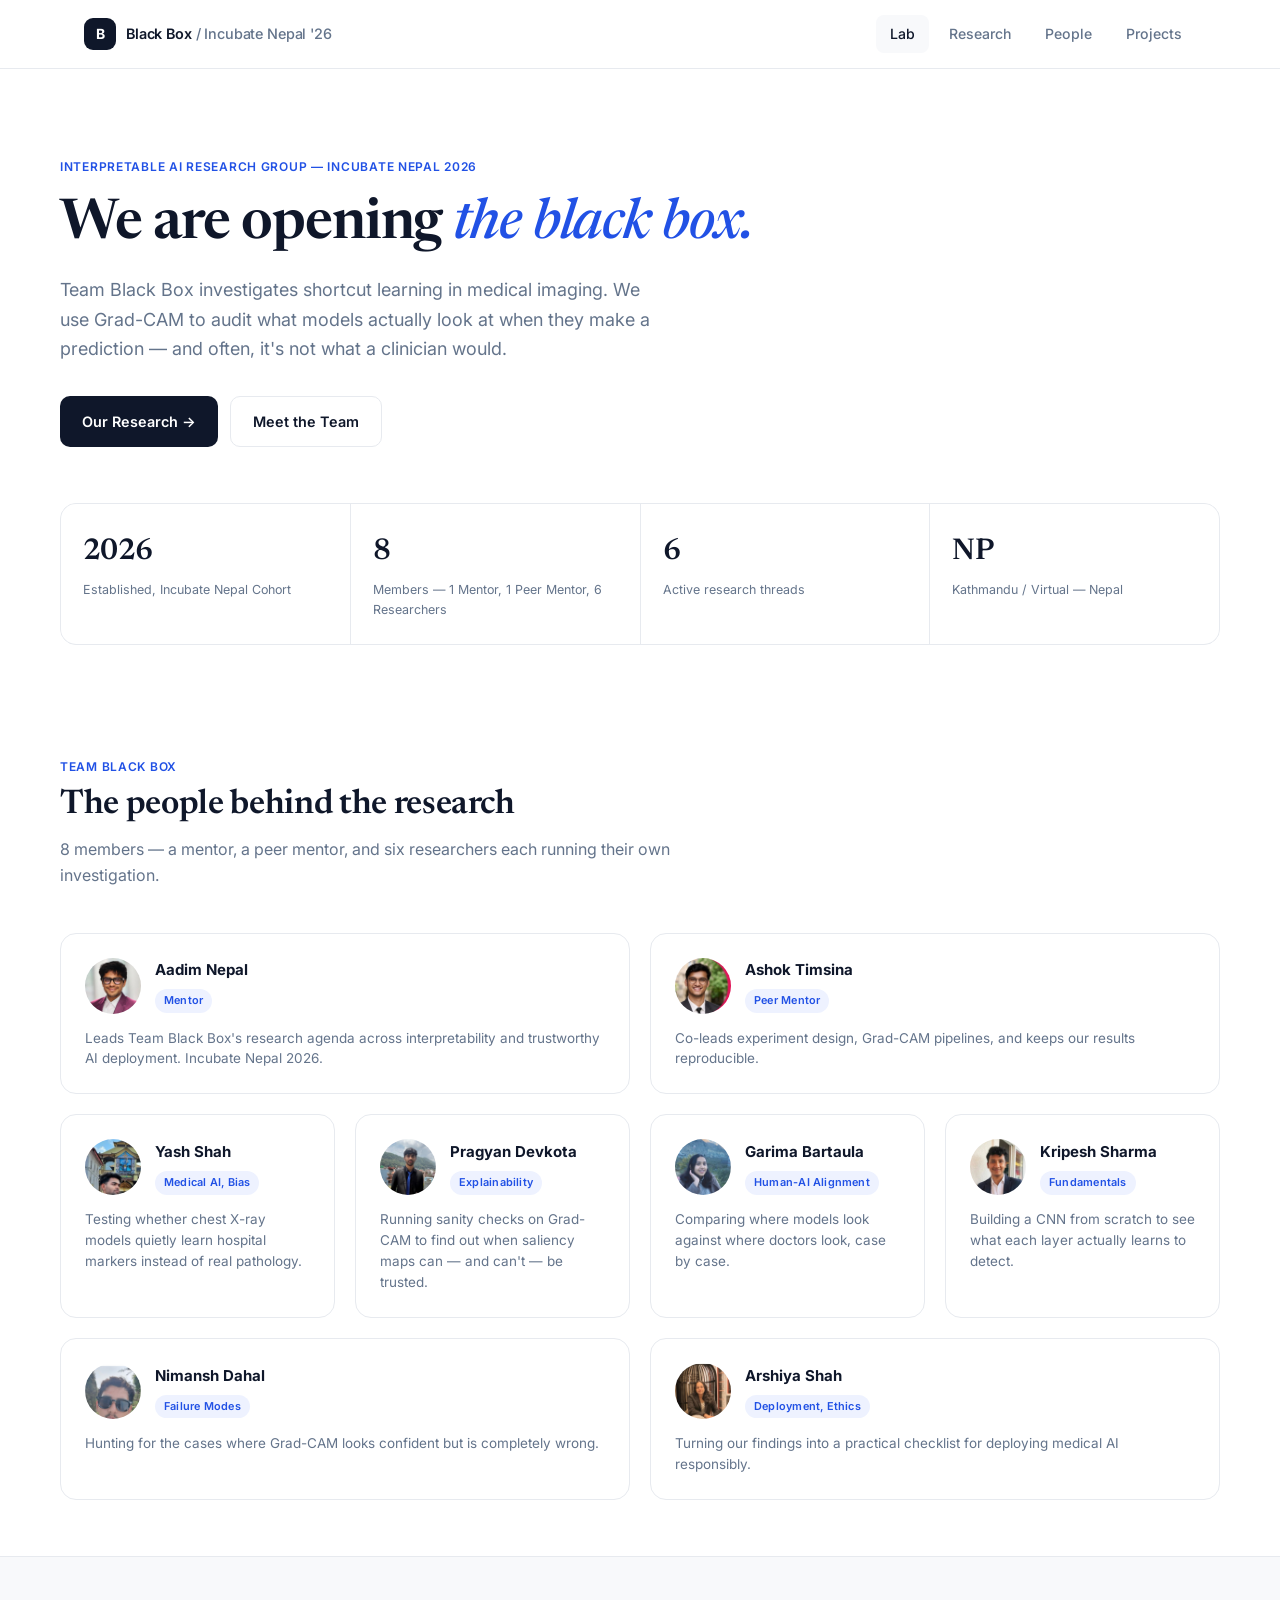
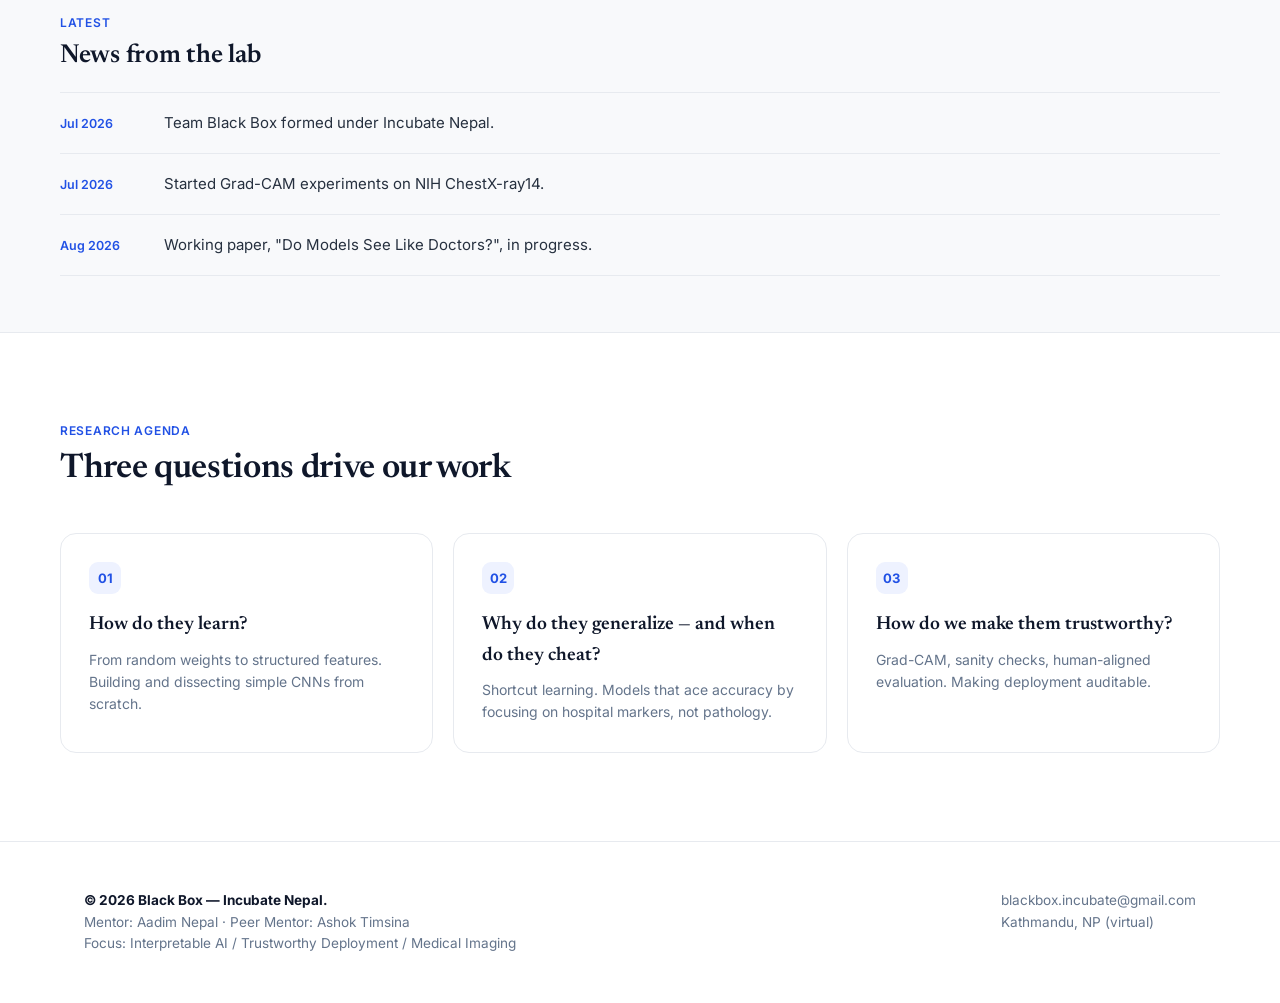
<file: index.html>
<!doctype html><html lang="en"><head><meta charset="utf-8"/><meta name="viewport" content="width=device-width,initial-scale=1"/>
<title>Black Box — Incubate Nepal</title><link rel="preconnect" href="https://fonts.googleapis.com"/><link rel="preconnect" href="https://fonts.gstatic.com" crossorigin/><link rel="stylesheet" href="style.css" />
</head><body>
<nav><div class="container nav-inner"><div class="nav-left"><div class="mark">B</div><div class="nav-name">Black Box <span>/ Incubate Nepal '26</span></div></div>
<div class="nav-links"><a href="index.html" class="active">Lab</a><a href="research.html">Research</a><a href="people.html">People</a><a href="projects.html">Projects</a></div></div></nav>

<div class="container hero">
<div class="hero-inner">
<div class="eyebrow">Interpretable AI Research Group — Incubate Nepal 2026</div>
<h1 class="serif">We are opening <em>the black box.</em></h1>
<p class="lead">Team Black Box investigates shortcut learning in medical imaging. We use Grad-CAM to audit what models actually look at when they make a prediction — and often, it's not what a clinician would.</p>
<div class="btn-row"><a href="research.html" class="btn btn-primary">Our Research →</a><a href="people.html" class="btn btn-secondary">Meet the Team</a></div>
</div>
<div class="stats">
<div class="stat"><div class="n">2026</div><div class="l">Established, Incubate Nepal Cohort</div></div>
<div class="stat"><div class="n">8</div><div class="l">Members — 1 Mentor, 1 Peer Mentor, 6 Researchers</div></div>
<div class="stat"><div class="n">6</div><div class="l">Active research threads</div></div>
<div class="stat"><div class="n">NP</div><div class="l">Kathmandu / Virtual — Nepal</div></div>
</div>
</div>

<div class="container section-tight">
<div class="section-head"><div class="eyebrow">Team Black Box</div><h2 class="serif">The people behind the research</h2><p>8 members — a mentor, a peer mentor, and six researchers each running their own investigation.</p></div>
<div class="people-grid">
<div class="person lead"><div class="person-top"><div class="avatar"><img src="assets/aadim-nepal.jpg" alt="Aadim Nepal"/></div><div><h4>Aadim Nepal</h4><span class="role-pill">Mentor</span></div></div><p>Leads Team Black Box's research agenda across interpretability and trustworthy AI deployment. Incubate Nepal 2026.</p></div>
<div class="person lead"><div class="person-top"><div class="avatar"><img src="assets/ashok-timsina.jpg" alt="Ashok Timsina"/></div><div><h4>Ashok Timsina</h4><span class="role-pill">Peer Mentor</span></div></div><p>Co-leads experiment design, Grad-CAM pipelines, and keeps our results reproducible.</p></div>
<div class="person"><div class="person-top"><div class="avatar"><img src="assets/yash-shah.jpg" alt="Yash Shah"/></div><div><h4>Yash Shah</h4><span class="role-pill">Medical AI, Bias</span></div></div><p>Testing whether chest X-ray models quietly learn hospital markers instead of real pathology.</p></div>
<div class="person"><div class="person-top"><div class="avatar"><img src="assets/pragyan-devkota.jpg" alt="Pragyan Devkota"/></div><div><h4>Pragyan Devkota</h4><span class="role-pill">Explainability</span></div></div><p>Running sanity checks on Grad-CAM to find out when saliency maps can — and can't — be trusted.</p></div>
<div class="person"><div class="person-top"><div class="avatar"><img src="assets/garima-bartaula.jpg" alt="Garima Bartaula"/></div><div><h4>Garima Bartaula</h4><span class="role-pill">Human-AI Alignment</span></div></div><p>Comparing where models look against where doctors look, case by case.</p></div>
<div class="person"><div class="person-top"><div class="avatar"><img src="assets/kripesh-sharma.jpg" alt="Kripesh Sharma"/></div><div><h4>Kripesh Sharma</h4><span class="role-pill">Fundamentals</span></div></div><p>Building a CNN from scratch to see what each layer actually learns to detect.</p></div>
<div class="person lead"><div class="person-top"><div class="avatar"><img src="assets/nimansh-dahal.jpg" alt="Nimansh Dahal"/></div><div><h4>Nimansh Dahal</h4><span class="role-pill">Failure Modes</span></div></div><p>Hunting for the cases where Grad-CAM looks confident but is completely wrong.</p></div>
<div class="person lead"><div class="person-top"><div class="avatar"><img src="assets/arshiya-shah.jpg" alt="Arshiya Shah"/></div><div><h4>Arshiya Shah</h4><span class="role-pill">Deployment, Ethics</span></div></div><p>Turning our findings into a practical checklist for deploying medical AI responsibly.</p></div>
</div></div>

<div class="band"><div class="container section-tight">
<div class="section-head" style="margin-bottom:20px"><div class="eyebrow">Latest</div><h2 class="serif" style="font-size:26px">News from the lab</h2></div>
<div class="news-list">
<div class="news-item"><span class="date">Jul 2026</span><span class="text">Team Black Box formed under Incubate Nepal.</span></div>
<div class="news-item"><span class="date">Jul 2026</span><span class="text">Started Grad-CAM experiments on NIH ChestX-ray14.</span></div>
<div class="news-item"><span class="date">Aug 2026</span><span class="text">Working paper, "Do Models See Like Doctors?", in progress.</span></div>
</div></div></div>

<div class="container section">
<div class="section-head"><div class="eyebrow">Research Agenda</div><h2 class="serif">Three questions drive our work</h2></div>
<div class="cards3">
<div class="card"><div class="badge">01</div><h3>How do they learn?</h3><p>From random weights to structured features. Building and dissecting simple CNNs from scratch.</p></div>
<div class="card"><div class="badge">02</div><h3>Why do they generalize — and when do they cheat?</h3><p>Shortcut learning. Models that ace accuracy by focusing on hospital markers, not pathology.</p></div>
<div class="card"><div class="badge">03</div><h3>How do we make them trustworthy?</h3><p>Grad-CAM, sanity checks, human-aligned evaluation. Making deployment auditable.</p></div>
</div></div>

<footer><div class="container"><div class="footer-grid">
<div><strong>© 2026 Black Box — Incubate Nepal.</strong><br>Mentor: Aadim Nepal · Peer Mentor: Ashok Timsina<br>Focus: Interpretable AI / Trustworthy Deployment / Medical Imaging</div>
<div>blackbox.incubate@gmail.com<br>Kathmandu, NP (virtual)</div>
</div></div></footer>
</body></html>
</file>
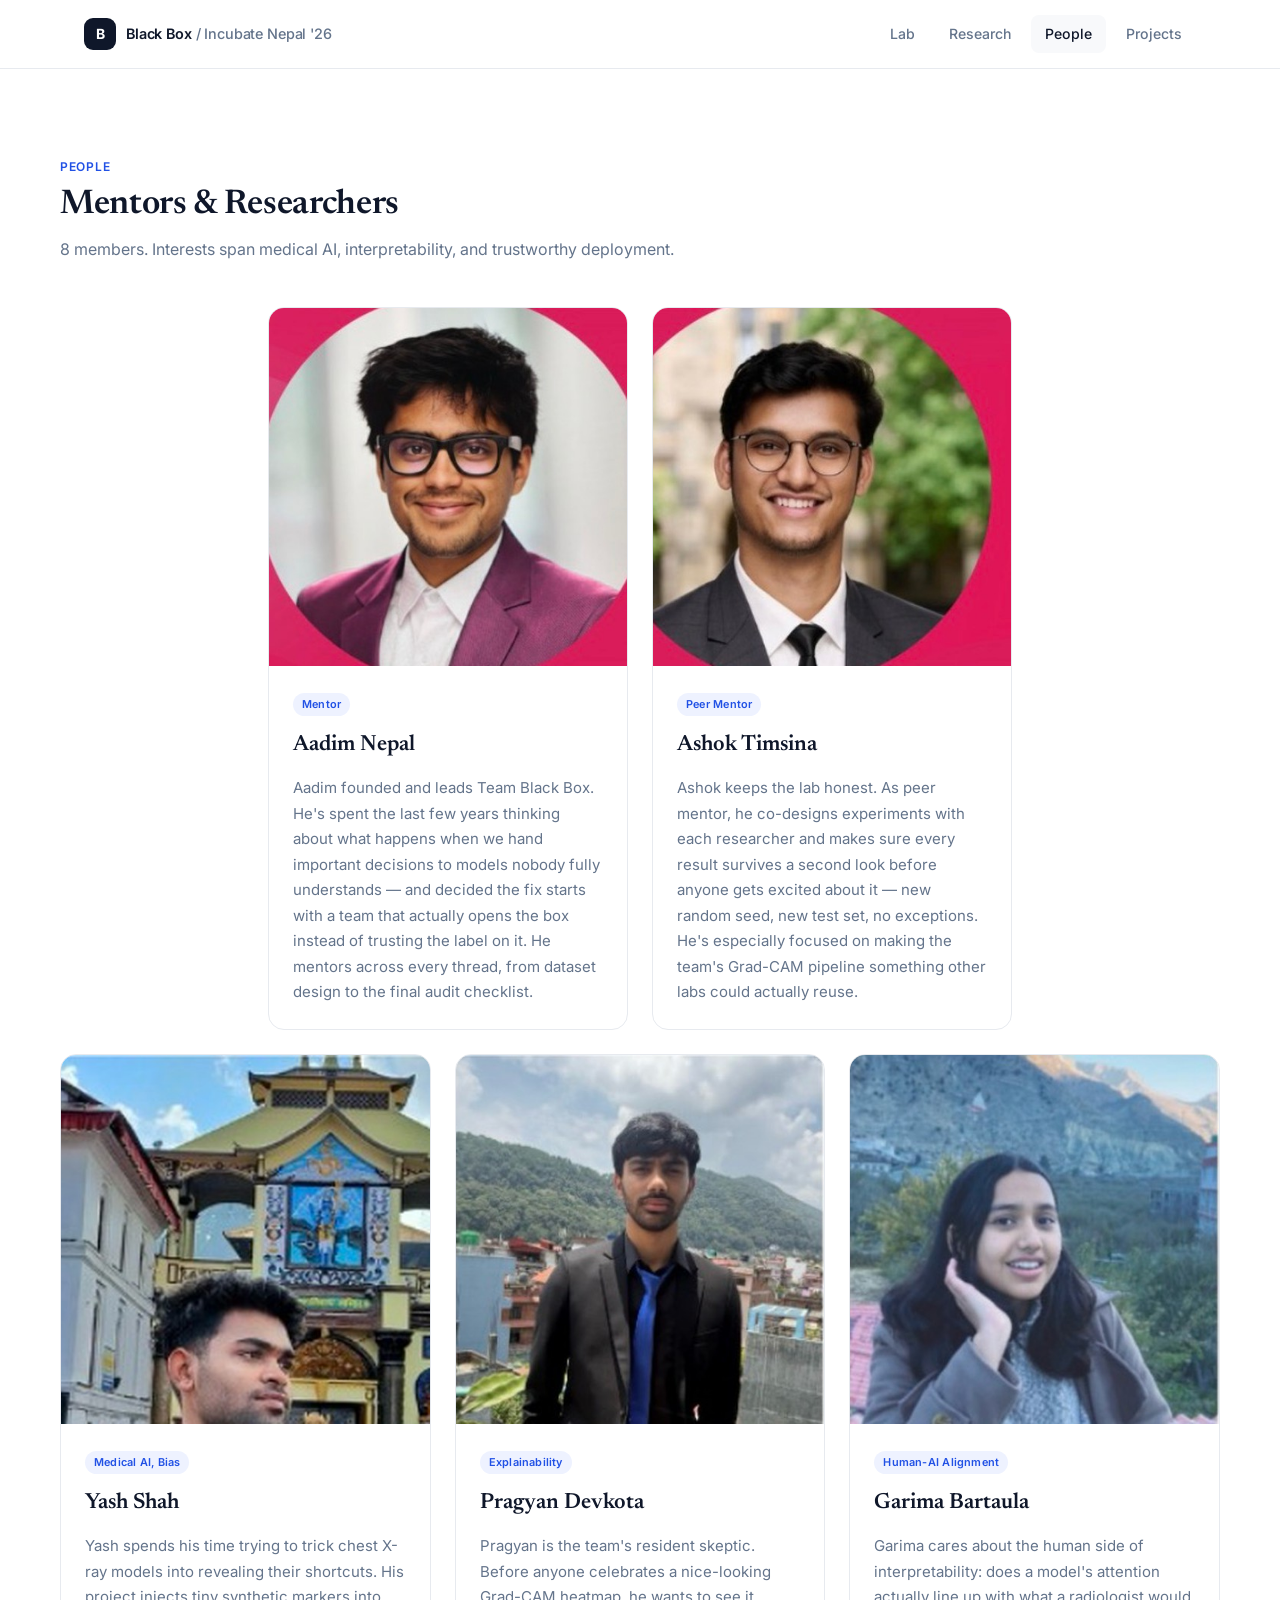
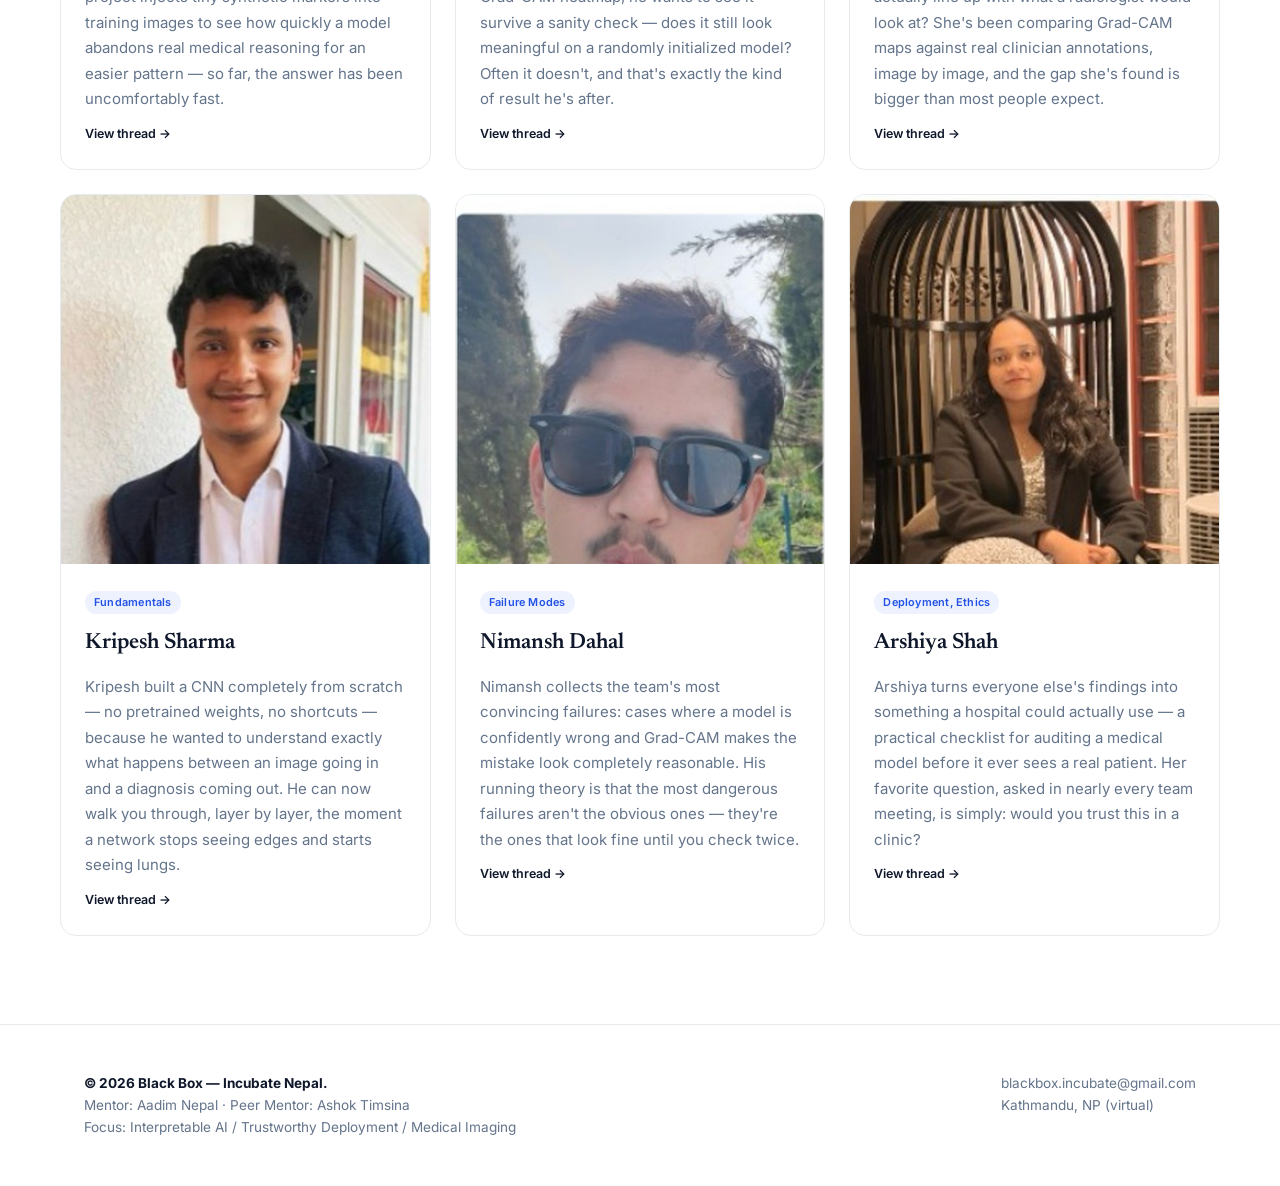
<file: people.html>
<!doctype html><html lang="en"><head><meta charset="utf-8"/><meta name="viewport" content="width=device-width,initial-scale=1"/>
<title>Black Box — Incubate Nepal</title><link rel="preconnect" href="https://fonts.googleapis.com"/><link rel="preconnect" href="https://fonts.gstatic.com" crossorigin/><link rel="stylesheet" href="style.css" />
</head><body>
<nav><div class="container nav-inner"><div class="nav-left"><div class="mark">B</div><div class="nav-name">Black Box <span>/ Incubate Nepal '26</span></div></div>
<div class="nav-links"><a href="index.html">Lab</a><a href="research.html">Research</a><a href="people.html" class="active">People</a><a href="projects.html">Projects</a></div></div></nav>

<div class="container section">
<div class="section-head"><div class="eyebrow">People</div><h2 class="serif">Mentors &amp; Researchers</h2><p>8 members. Interests span medical AI, interpretability, and trustworthy deployment.</p></div>

<div class="mentor-row">

<div class="profile-card">
<img class="profile-photo" src="assets/aadim-nepal.jpg" alt="Aadim Nepal"/>
<div class="profile-body">
<span class="role-pill">Mentor</span>
<h4>Aadim Nepal</h4>
<p>Aadim founded and leads Team Black Box. He's spent the last few years thinking about what happens when we hand important decisions to models nobody fully understands — and decided the fix starts with a team that actually opens the box instead of trusting the label on it. He mentors across every thread, from dataset design to the final audit checklist.</p>
</div></div>

<div class="profile-card">
<img class="profile-photo" src="assets/ashok-timsina.jpg" alt="Ashok Timsina"/>
<div class="profile-body">
<span class="role-pill">Peer Mentor</span>
<h4>Ashok Timsina</h4>
<p>Ashok keeps the lab honest. As peer mentor, he co-designs experiments with each researcher and makes sure every result survives a second look before anyone gets excited about it — new random seed, new test set, no exceptions. He's especially focused on making the team's Grad-CAM pipeline something other labs could actually reuse.</p>
</div></div>

</div>

<div class="profile-grid">

<a class="profile-card" href="thread-01-yash-shah.html">
<img class="profile-photo" src="assets/yash-shah.jpg" alt="Yash Shah"/>
<div class="profile-body">
<span class="role-pill">Medical AI, Bias</span>
<h4>Yash Shah</h4>
<p>Yash spends his time trying to trick chest X-ray models into revealing their shortcuts. His project injects tiny synthetic markers into training images to see how quickly a model abandons real medical reasoning for an easier pattern — so far, the answer has been uncomfortably fast.</p>
<span class="person-link">View thread →</span>
</div></a>

<a class="profile-card" href="thread-02-pragyan-devkota.html">
<img class="profile-photo" src="assets/pragyan-devkota.jpg" alt="Pragyan Devkota"/>
<div class="profile-body">
<span class="role-pill">Explainability</span>
<h4>Pragyan Devkota</h4>
<p>Pragyan is the team's resident skeptic. Before anyone celebrates a nice-looking Grad-CAM heatmap, he wants to see it survive a sanity check — does it still look meaningful on a randomly initialized model? Often it doesn't, and that's exactly the kind of result he's after.</p>
<span class="person-link">View thread →</span>
</div></a>

<a class="profile-card" href="thread-03-garima-bartaula.html">
<img class="profile-photo" src="assets/garima-bartaula.jpg" alt="Garima Bartaula"/>
<div class="profile-body">
<span class="role-pill">Human-AI Alignment</span>
<h4>Garima Bartaula</h4>
<p>Garima cares about the human side of interpretability: does a model's attention actually line up with what a radiologist would look at? She's been comparing Grad-CAM maps against real clinician annotations, image by image, and the gap she's found is bigger than most people expect.</p>
<span class="person-link">View thread →</span>
</div></a>

<a class="profile-card" href="thread-04-kripesh-sharma.html">
<img class="profile-photo" src="assets/kripesh-sharma.jpg" alt="Kripesh Sharma"/>
<div class="profile-body">
<span class="role-pill">Fundamentals</span>
<h4>Kripesh Sharma</h4>
<p>Kripesh built a CNN completely from scratch — no pretrained weights, no shortcuts — because he wanted to understand exactly what happens between an image going in and a diagnosis coming out. He can now walk you through, layer by layer, the moment a network stops seeing edges and starts seeing lungs.</p>
<span class="person-link">View thread →</span>
</div></a>

<a class="profile-card" href="thread-05-nimansh-dahal.html">
<img class="profile-photo" src="assets/nimansh-dahal.jpg" alt="Nimansh Dahal"/>
<div class="profile-body">
<span class="role-pill">Failure Modes</span>
<h4>Nimansh Dahal</h4>
<p>Nimansh collects the team's most convincing failures: cases where a model is confidently wrong and Grad-CAM makes the mistake look completely reasonable. His running theory is that the most dangerous failures aren't the obvious ones — they're the ones that look fine until you check twice.</p>
<span class="person-link">View thread →</span>
</div></a>

<a class="profile-card" href="thread-06-arshiya-shah.html">
<img class="profile-photo" src="assets/arshiya-shah.jpg" alt="Arshiya Shah"/>
<div class="profile-body">
<span class="role-pill">Deployment, Ethics</span>
<h4>Arshiya Shah</h4>
<p>Arshiya turns everyone else's findings into something a hospital could actually use — a practical checklist for auditing a medical model before it ever sees a real patient. Her favorite question, asked in nearly every team meeting, is simply: would you trust this in a clinic?</p>
<span class="person-link">View thread →</span>
</div></a>

</div></div>

<footer><div class="container"><div class="footer-grid">
<div><strong>© 2026 Black Box — Incubate Nepal.</strong><br>Mentor: Aadim Nepal · Peer Mentor: Ashok Timsina<br>Focus: Interpretable AI / Trustworthy Deployment / Medical Imaging</div>
<div>blackbox.incubate@gmail.com<br>Kathmandu, NP (virtual)</div>
</div></div></footer>
</body></html>
</file>
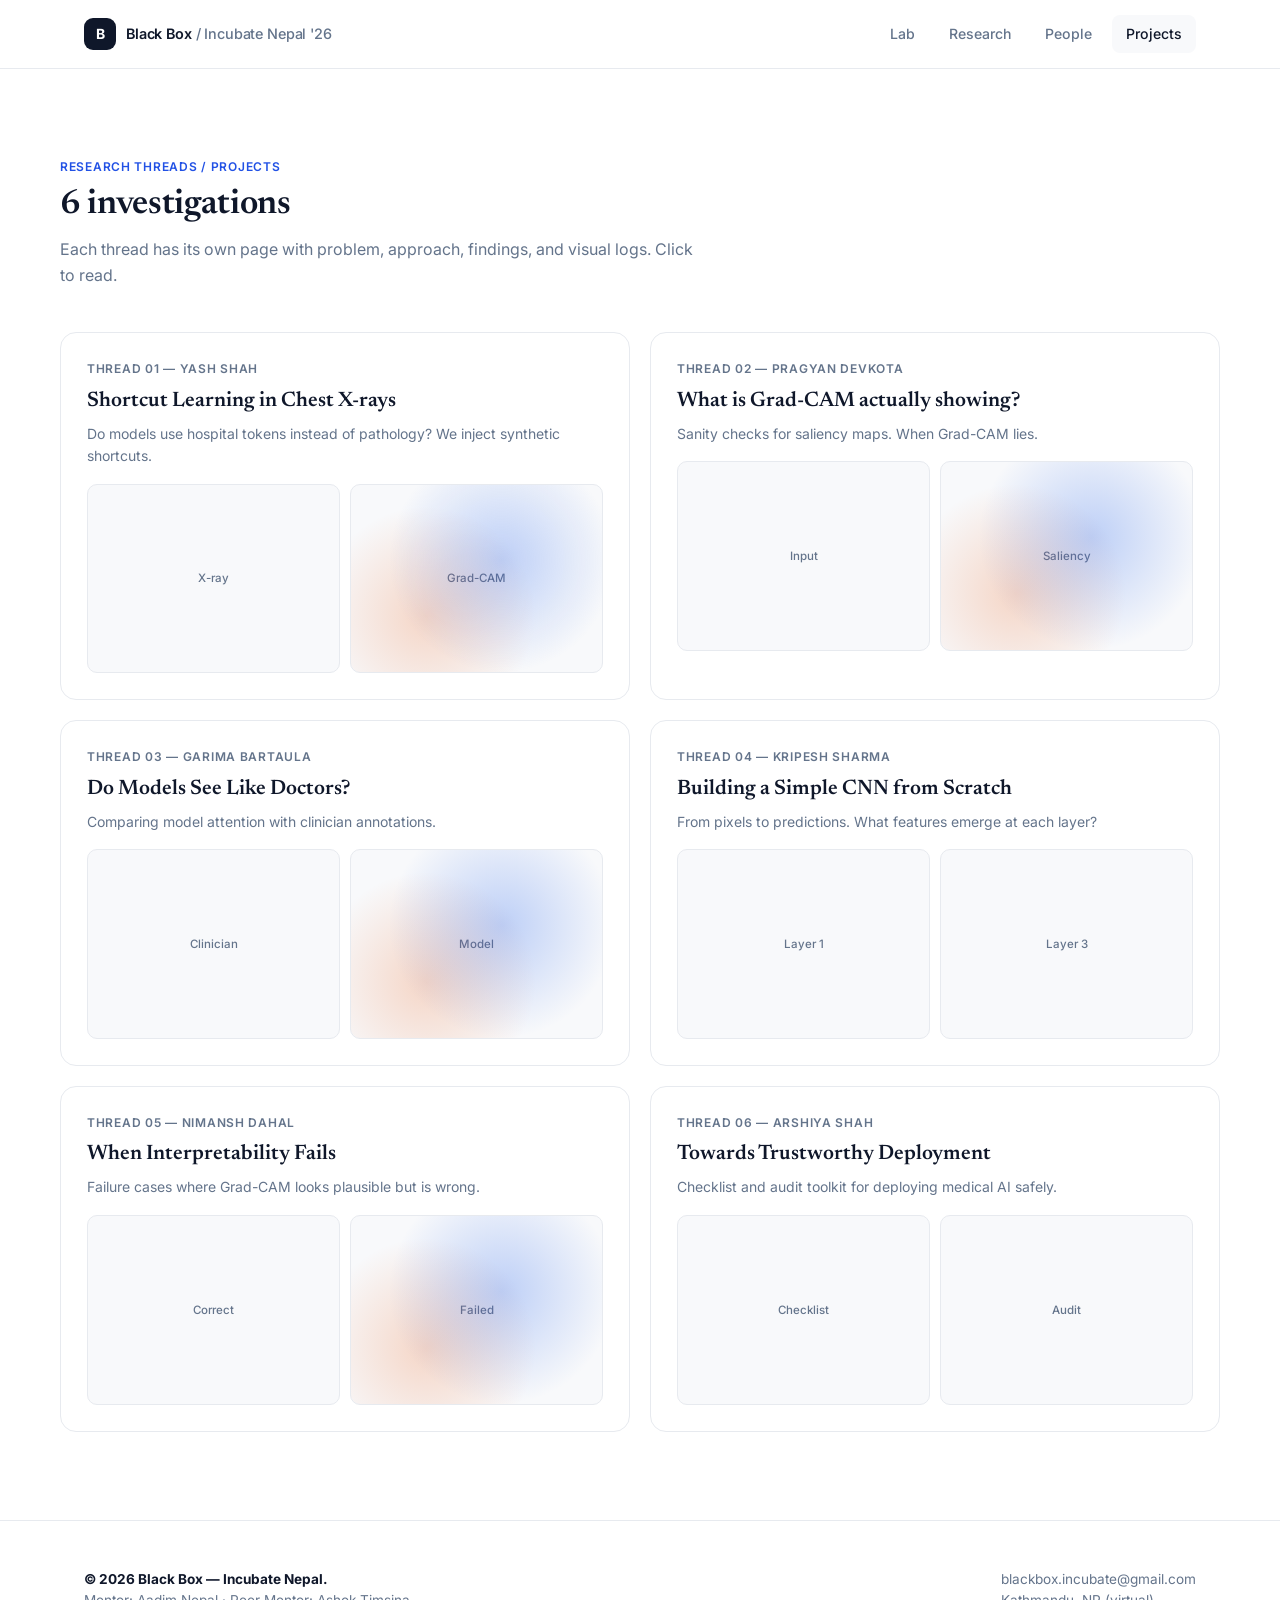
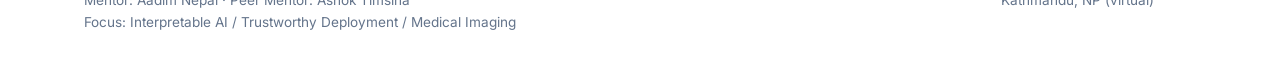
<file: projects.html>
<!doctype html><html lang="en"><head><meta charset="utf-8"/><meta name="viewport" content="width=device-width,initial-scale=1"/>
<title>Black Box — Incubate Nepal</title><link rel="preconnect" href="https://fonts.googleapis.com"/><link rel="preconnect" href="https://fonts.gstatic.com" crossorigin/><link rel="stylesheet" href="style.css" />
</head><body>
<nav><div class="container nav-inner"><div class="nav-left"><div class="mark">B</div><div class="nav-name">Black Box <span>/ Incubate Nepal '26</span></div></div>
<div class="nav-links"><a href="index.html">Lab</a><a href="research.html">Research</a><a href="people.html">People</a><a href="projects.html" class="active">Projects</a></div></div></nav>

<div class="container section">
<div class="section-head"><div class="eyebrow">Research Threads / Projects</div><h2 class="serif">6 investigations</h2><p>Each thread has its own page with problem, approach, findings, and visual logs. Click to read.</p></div>
<div class="threads-grid">
<a class="thread" href="thread-01-yash-shah.html"><div class="eyebrow">Thread 01 — Yash Shah</div><h3>Shortcut Learning in Chest X-rays</h3><p>Do models use hospital tokens instead of pathology? We inject synthetic shortcuts.</p><div class="figure"><div class="fig-box">X-ray</div><div class="fig-box heatmap">Grad-CAM</div></div></a>
<a class="thread" href="thread-02-pragyan-devkota.html"><div class="eyebrow">Thread 02 — Pragyan Devkota</div><h3>What is Grad-CAM actually showing?</h3><p>Sanity checks for saliency maps. When Grad-CAM lies.</p><div class="figure"><div class="fig-box">Input</div><div class="fig-box heatmap">Saliency</div></div></a>
<a class="thread" href="thread-03-garima-bartaula.html"><div class="eyebrow">Thread 03 — Garima Bartaula</div><h3>Do Models See Like Doctors?</h3><p>Comparing model attention with clinician annotations.</p><div class="figure"><div class="fig-box">Clinician</div><div class="fig-box heatmap">Model</div></div></a>
<a class="thread" href="thread-04-kripesh-sharma.html"><div class="eyebrow">Thread 04 — Kripesh Sharma</div><h3>Building a Simple CNN from Scratch</h3><p>From pixels to predictions. What features emerge at each layer?</p><div class="figure"><div class="fig-box">Layer 1</div><div class="fig-box">Layer 3</div></div></a>
<a class="thread" href="thread-05-nimansh-dahal.html"><div class="eyebrow">Thread 05 — Nimansh Dahal</div><h3>When Interpretability Fails</h3><p>Failure cases where Grad-CAM looks plausible but is wrong.</p><div class="figure"><div class="fig-box">Correct</div><div class="fig-box heatmap">Failed</div></div></a>
<a class="thread" href="thread-06-arshiya-shah.html"><div class="eyebrow">Thread 06 — Arshiya Shah</div><h3>Towards Trustworthy Deployment</h3><p>Checklist and audit toolkit for deploying medical AI safely.</p><div class="figure"><div class="fig-box">Checklist</div><div class="fig-box">Audit</div></div></a>
</div></div>

<footer><div class="container"><div class="footer-grid">
<div><strong>© 2026 Black Box — Incubate Nepal.</strong><br>Mentor: Aadim Nepal · Peer Mentor: Ashok Timsina<br>Focus: Interpretable AI / Trustworthy Deployment / Medical Imaging</div>
<div>blackbox.incubate@gmail.com<br>Kathmandu, NP (virtual)</div>
</div></div></footer>
</body></html>
</file>
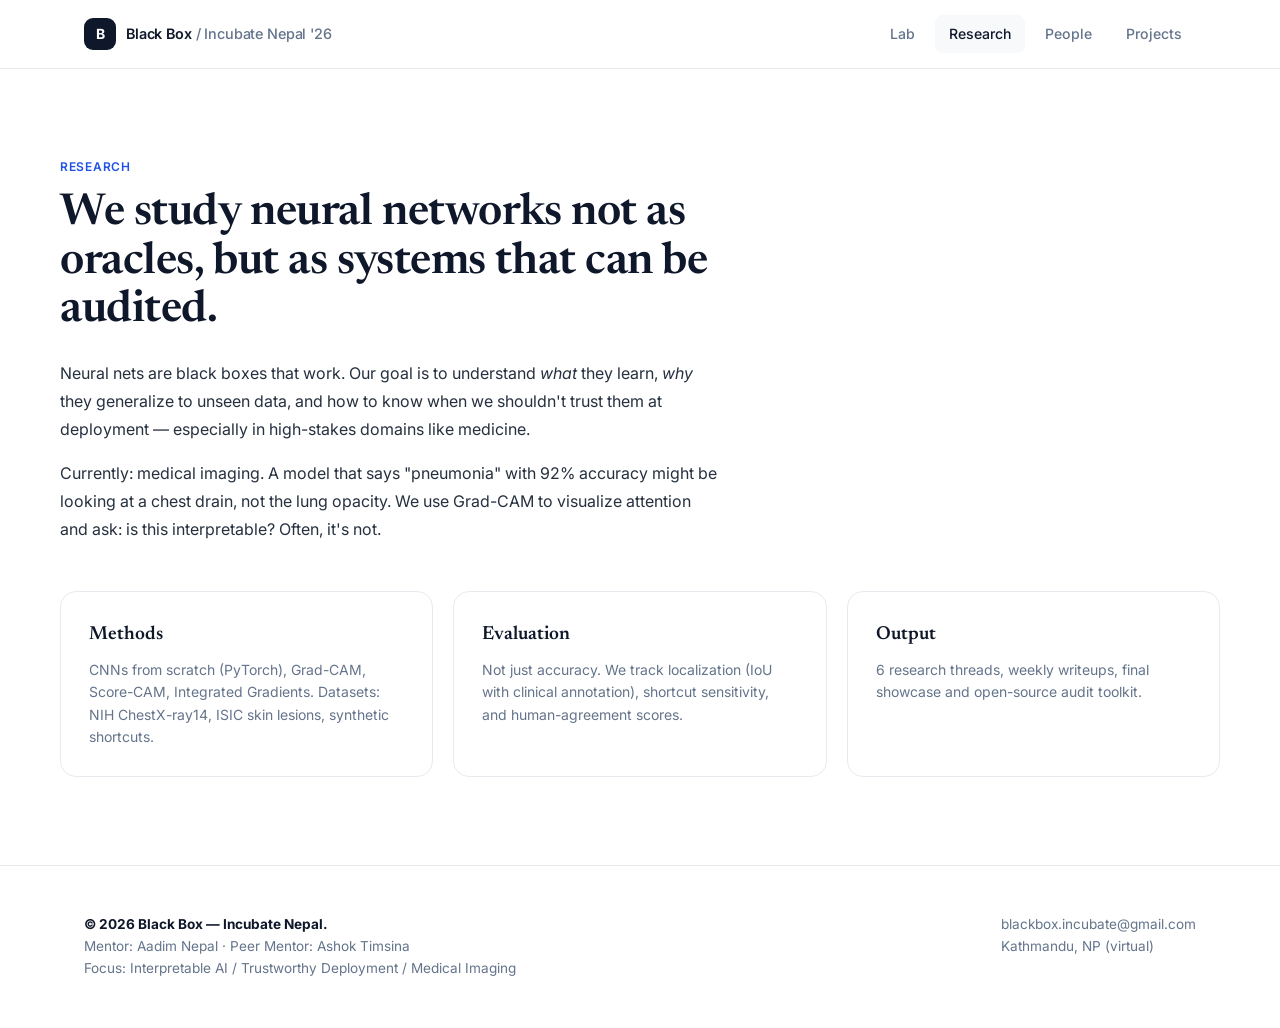
<file: research.html>
<!doctype html><html lang="en"><head><meta charset="utf-8"/><meta name="viewport" content="width=device-width,initial-scale=1"/>
<title>Black Box — Incubate Nepal</title><link rel="preconnect" href="https://fonts.googleapis.com"/><link rel="preconnect" href="https://fonts.gstatic.com" crossorigin/><link rel="stylesheet" href="style.css" />
</head><body>
<nav><div class="container nav-inner"><div class="nav-left"><div class="mark">B</div><div class="nav-name">Black Box <span>/ Incubate Nepal '26</span></div></div>
<div class="nav-links"><a href="index.html">Lab</a><a href="research.html" class="active">Research</a><a href="people.html">People</a><a href="projects.html">Projects</a></div></div></nav>

<div class="container section">
<div class="eyebrow">Research</div>
<h1 class="serif" style="font-size:44px;max-width:760px;line-height:1.1;margin:14px 0 24px;font-weight:600;letter-spacing:-.01em">We study neural networks not as oracles, but as systems that can be audited.</h1>
<div style="max-width:660px;font-size:16px;line-height:1.75;color:#26303F">
<p>Neural nets are black boxes that work. Our goal is to understand <i>what</i> they learn, <i>why</i> they generalize to unseen data, and how to know when we shouldn't trust them at deployment — especially in high-stakes domains like medicine.</p>
<p>Currently: medical imaging. A model that says "pneumonia" with 92% accuracy might be looking at a chest drain, not the lung opacity. We use Grad-CAM to visualize attention and ask: is this interpretable? Often, it's not.</p>
</div>
<div class="cards3" style="margin-top:48px">
<div class="card"><h3>Methods</h3><p>CNNs from scratch (PyTorch), Grad-CAM, Score-CAM, Integrated Gradients. Datasets: NIH ChestX-ray14, ISIC skin lesions, synthetic shortcuts.</p></div>
<div class="card"><h3>Evaluation</h3><p>Not just accuracy. We track localization (IoU with clinical annotation), shortcut sensitivity, and human-agreement scores.</p></div>
<div class="card"><h3>Output</h3><p>6 research threads, weekly writeups, final showcase and open-source audit toolkit.</p></div>
</div></div>

<footer><div class="container"><div class="footer-grid">
<div><strong>© 2026 Black Box — Incubate Nepal.</strong><br>Mentor: Aadim Nepal · Peer Mentor: Ashok Timsina<br>Focus: Interpretable AI / Trustworthy Deployment / Medical Imaging</div>
<div>blackbox.incubate@gmail.com<br>Kathmandu, NP (virtual)</div>
</div></div></footer>
</body></html>
</file>
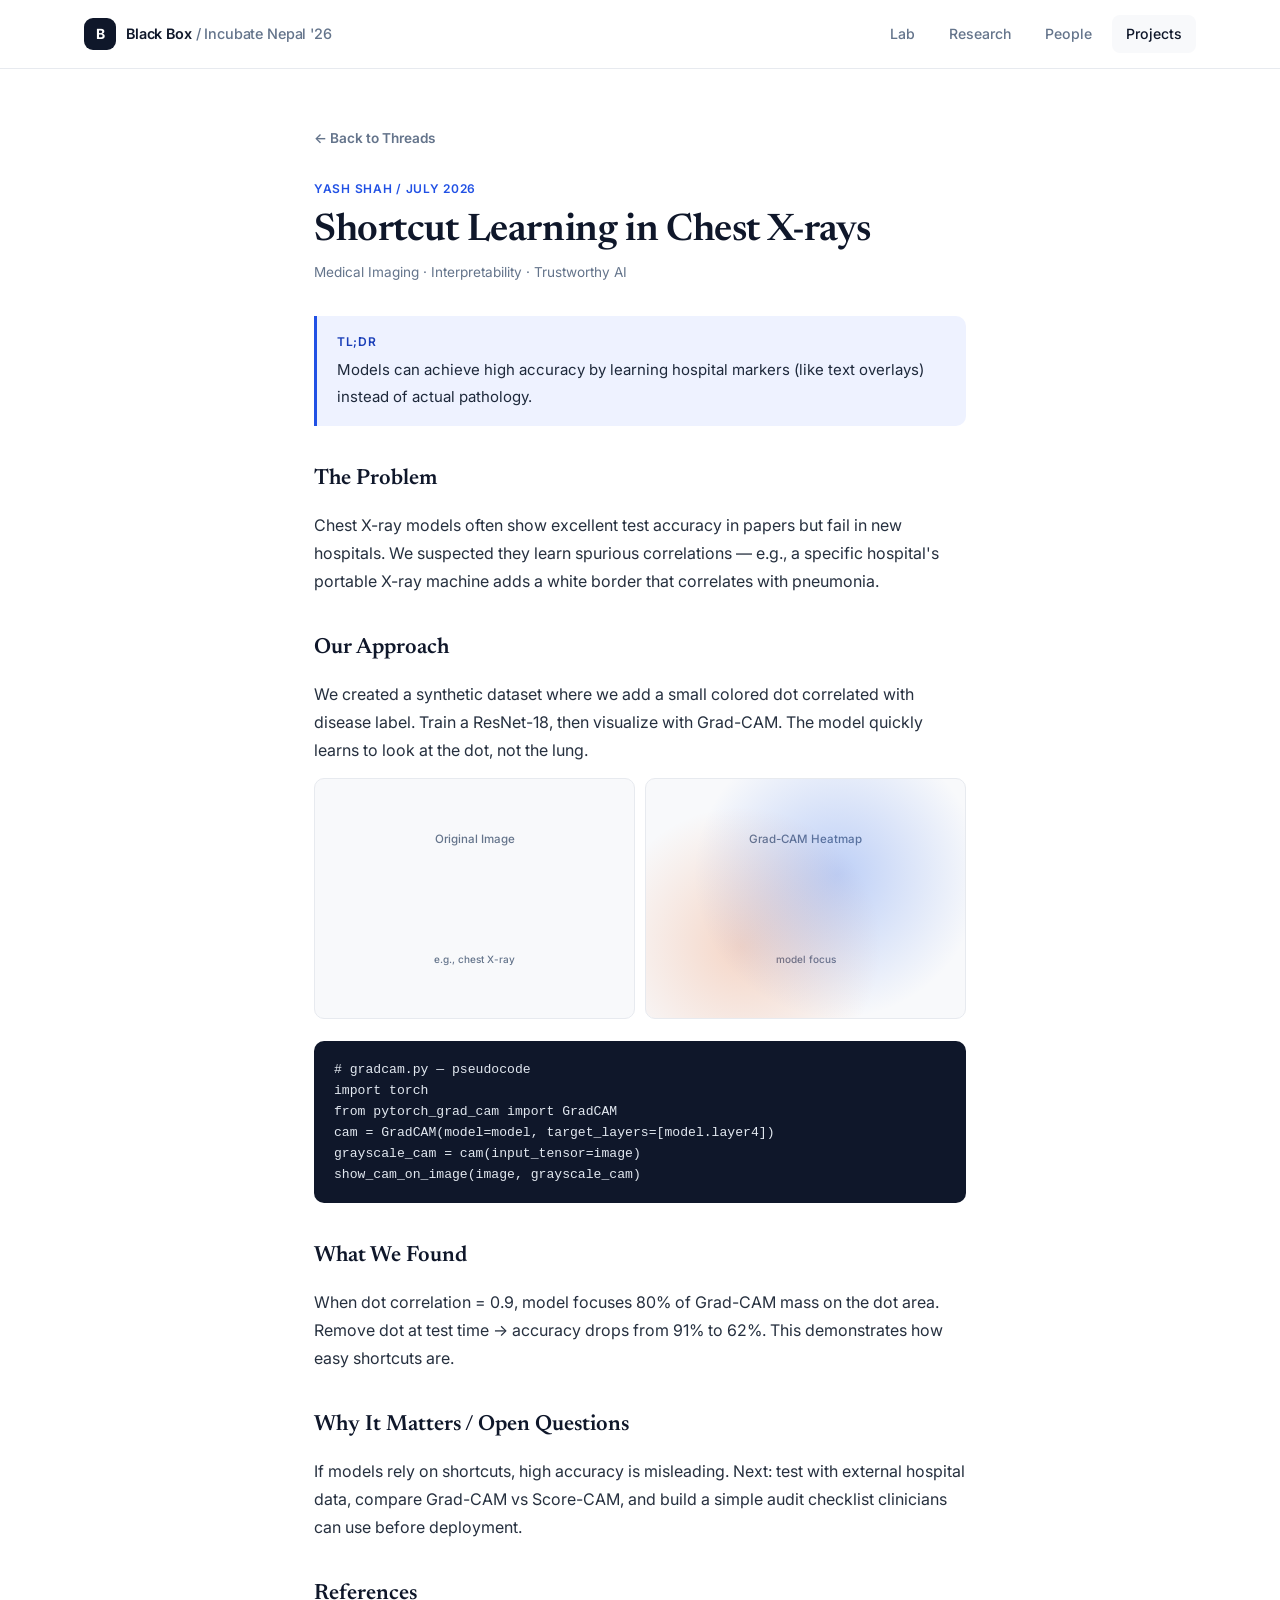
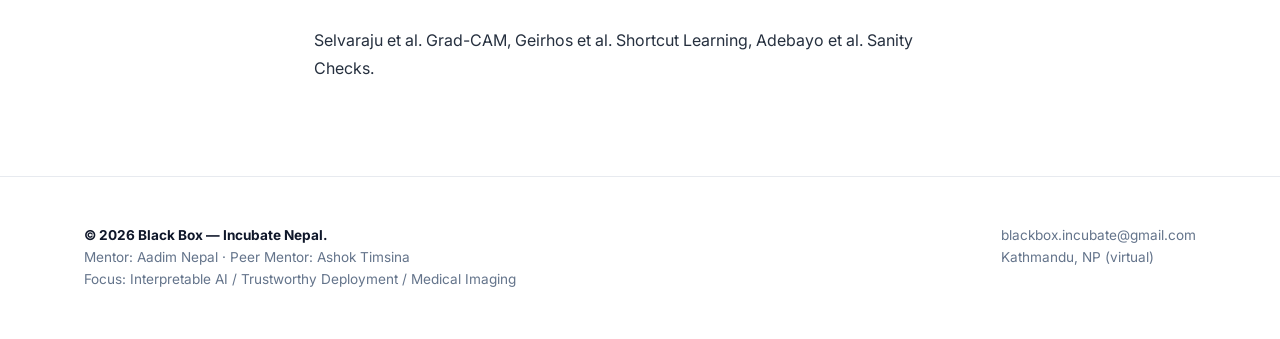
<file: thread-01-yash-shah.html>
<!doctype html><html lang="en"><head><meta charset="utf-8"/><meta name="viewport" content="width=device-width,initial-scale=1"/>
<title>Black Box — Incubate Nepal</title><link rel="preconnect" href="https://fonts.googleapis.com"/><link rel="preconnect" href="https://fonts.gstatic.com" crossorigin/><link rel="stylesheet" href="style.css" />
</head><body>
<nav><div class="container nav-inner"><div class="nav-left"><div class="mark">B</div><div class="nav-name">Black Box <span>/ Incubate Nepal '26</span></div></div>
<div class="nav-links"><a href="index.html">Lab</a><a href="research.html">Research</a><a href="people.html">People</a><a href="projects.html" class="active">Projects</a></div></div></nav>

<div class="article"><a href="projects.html" class="back-link">← Back to Threads</a>
<div class="article-head"><div class="eyebrow">Yash Shah / July 2026</div><h1 class="serif">Shortcut Learning in Chest X-rays</h1>
<div class="article-tags">Medical Imaging · Interpretability · Trustworthy AI</div></div>
<div class="prose">
<div class="callout"><div class="eyebrow">TL;DR</div><p>Models can achieve high accuracy by learning hospital markers (like text overlays) instead of actual pathology.</p></div>
<h3>The Problem</h3><p>Chest X-ray models often show excellent test accuracy in papers but fail in new hospitals. We suspected they learn spurious correlations — e.g., a specific hospital's portable X-ray machine adds a white border that correlates with pneumonia.</p>
<h3>Our Approach</h3><p>We created a synthetic dataset where we add a small colored dot correlated with disease label. Train a ResNet-18, then visualize with Grad-CAM. The model quickly learns to look at the dot, not the lung.</p>
<div class="figure"><div class="fig-box">Original Image<br><span style="font-size:10px">e.g., chest X-ray</span></div><div class="fig-box heatmap">Grad-CAM Heatmap<br><span style="font-size:10px">model focus</span></div></div>
<div class="code"># gradcam.py — pseudocode
import torch
from pytorch_grad_cam import GradCAM
cam = GradCAM(model=model, target_layers=[model.layer4])
grayscale_cam = cam(input_tensor=image)
show_cam_on_image(image, grayscale_cam)</div>
<h3>What We Found</h3><p>When dot correlation = 0.9, model focuses 80% of Grad-CAM mass on the dot area. Remove dot at test time → accuracy drops from 91% to 62%. This demonstrates how easy shortcuts are.</p>
<h3>Why It Matters / Open Questions</h3><p>If models rely on shortcuts, high accuracy is misleading. Next: test with external hospital data, compare Grad-CAM vs Score-CAM, and build a simple audit checklist clinicians can use before deployment.</p>
<h3>References</h3><p class="refs">Selvaraju et al. Grad-CAM, Geirhos et al. Shortcut Learning, Adebayo et al. Sanity Checks.</p>
</div></div>

<footer><div class="container"><div class="footer-grid">
<div><strong>© 2026 Black Box — Incubate Nepal.</strong><br>Mentor: Aadim Nepal · Peer Mentor: Ashok Timsina<br>Focus: Interpretable AI / Trustworthy Deployment / Medical Imaging</div>
<div>blackbox.incubate@gmail.com<br>Kathmandu, NP (virtual)</div>
</div></div></footer>
</body></html>
</file>
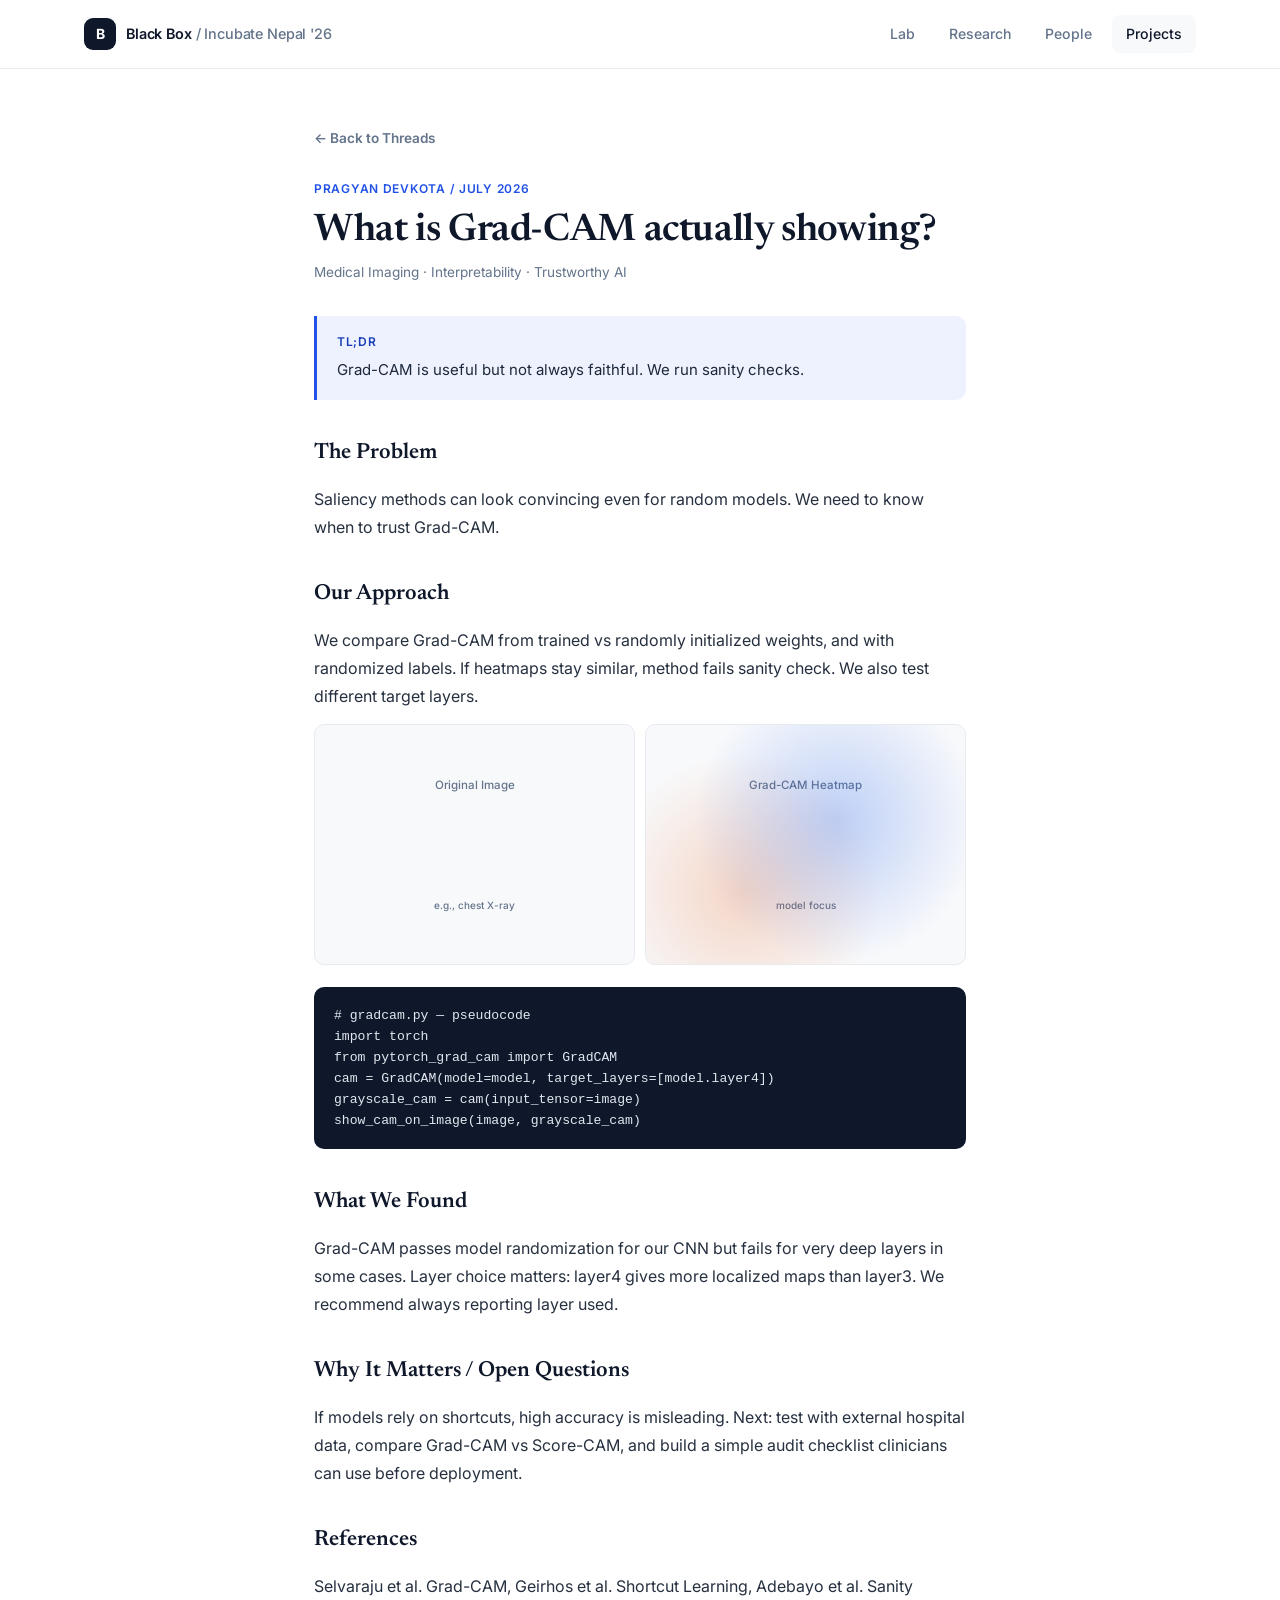
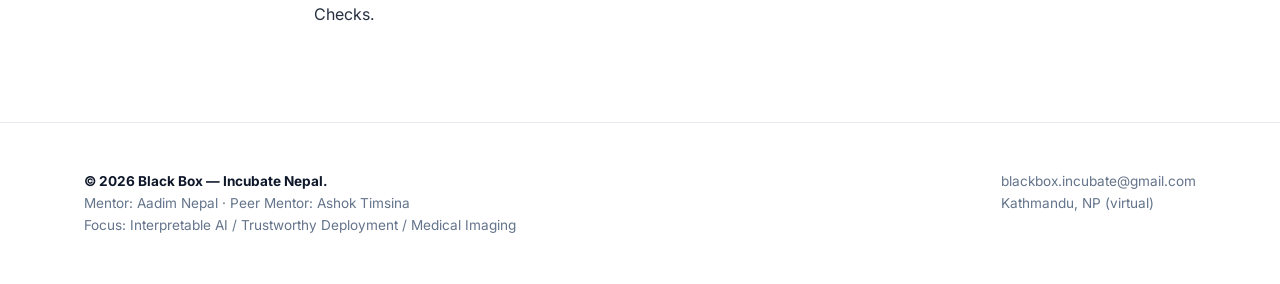
<file: thread-02-pragyan-devkota.html>
<!doctype html><html lang="en"><head><meta charset="utf-8"/><meta name="viewport" content="width=device-width,initial-scale=1"/>
<title>Black Box — Incubate Nepal</title><link rel="preconnect" href="https://fonts.googleapis.com"/><link rel="preconnect" href="https://fonts.gstatic.com" crossorigin/><link rel="stylesheet" href="style.css" />
</head><body>
<nav><div class="container nav-inner"><div class="nav-left"><div class="mark">B</div><div class="nav-name">Black Box <span>/ Incubate Nepal '26</span></div></div>
<div class="nav-links"><a href="index.html">Lab</a><a href="research.html">Research</a><a href="people.html">People</a><a href="projects.html" class="active">Projects</a></div></div></nav>

<div class="article"><a href="projects.html" class="back-link">← Back to Threads</a>
<div class="article-head"><div class="eyebrow">Pragyan Devkota / July 2026</div><h1 class="serif">What is Grad-CAM actually showing?</h1>
<div class="article-tags">Medical Imaging · Interpretability · Trustworthy AI</div></div>
<div class="prose">
<div class="callout"><div class="eyebrow">TL;DR</div><p>Grad-CAM is useful but not always faithful. We run sanity checks.</p></div>
<h3>The Problem</h3><p>Saliency methods can look convincing even for random models. We need to know when to trust Grad-CAM.</p>
<h3>Our Approach</h3><p>We compare Grad-CAM from trained vs randomly initialized weights, and with randomized labels. If heatmaps stay similar, method fails sanity check. We also test different target layers.</p>
<div class="figure"><div class="fig-box">Original Image<br><span style="font-size:10px">e.g., chest X-ray</span></div><div class="fig-box heatmap">Grad-CAM Heatmap<br><span style="font-size:10px">model focus</span></div></div>
<div class="code"># gradcam.py — pseudocode
import torch
from pytorch_grad_cam import GradCAM
cam = GradCAM(model=model, target_layers=[model.layer4])
grayscale_cam = cam(input_tensor=image)
show_cam_on_image(image, grayscale_cam)</div>
<h3>What We Found</h3><p>Grad-CAM passes model randomization for our CNN but fails for very deep layers in some cases. Layer choice matters: layer4 gives more localized maps than layer3. We recommend always reporting layer used.</p>
<h3>Why It Matters / Open Questions</h3><p>If models rely on shortcuts, high accuracy is misleading. Next: test with external hospital data, compare Grad-CAM vs Score-CAM, and build a simple audit checklist clinicians can use before deployment.</p>
<h3>References</h3><p class="refs">Selvaraju et al. Grad-CAM, Geirhos et al. Shortcut Learning, Adebayo et al. Sanity Checks.</p>
</div></div>

<footer><div class="container"><div class="footer-grid">
<div><strong>© 2026 Black Box — Incubate Nepal.</strong><br>Mentor: Aadim Nepal · Peer Mentor: Ashok Timsina<br>Focus: Interpretable AI / Trustworthy Deployment / Medical Imaging</div>
<div>blackbox.incubate@gmail.com<br>Kathmandu, NP (virtual)</div>
</div></div></footer>
</body></html>
</file>
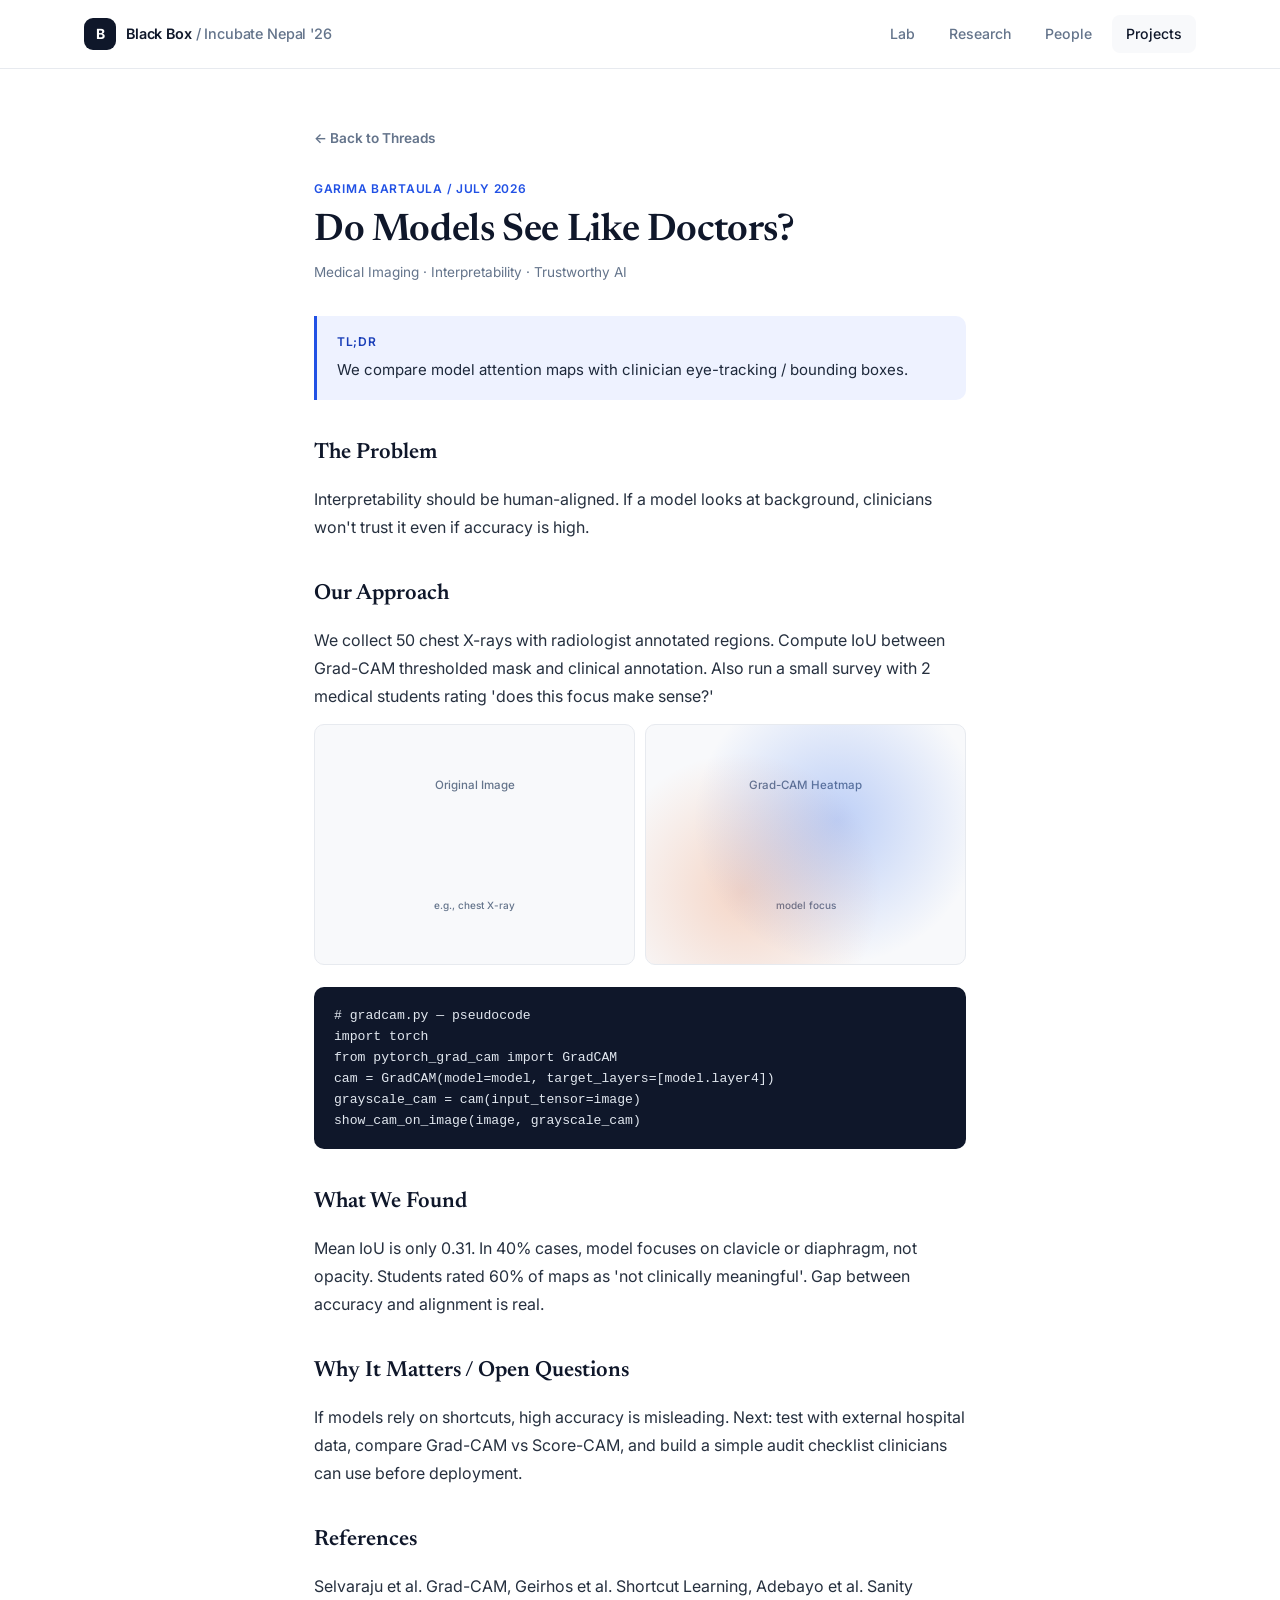
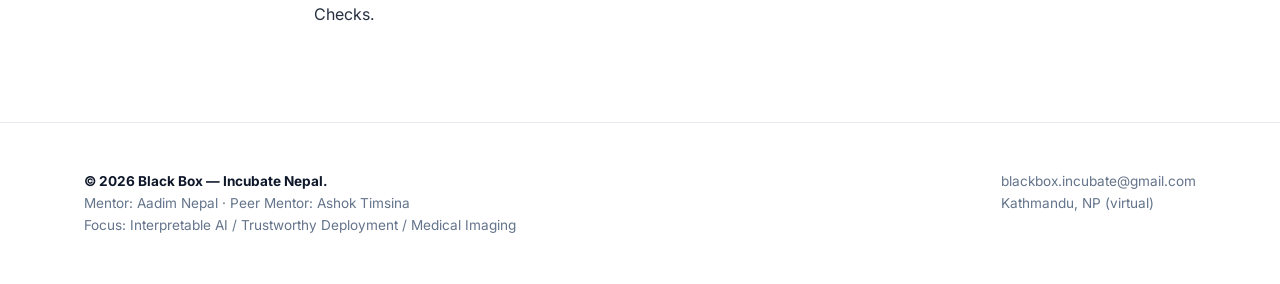
<file: thread-03-garima-bartaula.html>
<!doctype html><html lang="en"><head><meta charset="utf-8"/><meta name="viewport" content="width=device-width,initial-scale=1"/>
<title>Black Box — Incubate Nepal</title><link rel="preconnect" href="https://fonts.googleapis.com"/><link rel="preconnect" href="https://fonts.gstatic.com" crossorigin/><link rel="stylesheet" href="style.css" />
</head><body>
<nav><div class="container nav-inner"><div class="nav-left"><div class="mark">B</div><div class="nav-name">Black Box <span>/ Incubate Nepal '26</span></div></div>
<div class="nav-links"><a href="index.html">Lab</a><a href="research.html">Research</a><a href="people.html">People</a><a href="projects.html" class="active">Projects</a></div></div></nav>

<div class="article"><a href="projects.html" class="back-link">← Back to Threads</a>
<div class="article-head"><div class="eyebrow">Garima Bartaula / July 2026</div><h1 class="serif">Do Models See Like Doctors?</h1>
<div class="article-tags">Medical Imaging · Interpretability · Trustworthy AI</div></div>
<div class="prose">
<div class="callout"><div class="eyebrow">TL;DR</div><p>We compare model attention maps with clinician eye-tracking / bounding boxes.</p></div>
<h3>The Problem</h3><p>Interpretability should be human-aligned. If a model looks at background, clinicians won't trust it even if accuracy is high.</p>
<h3>Our Approach</h3><p>We collect 50 chest X-rays with radiologist annotated regions. Compute IoU between Grad-CAM thresholded mask and clinical annotation. Also run a small survey with 2 medical students rating 'does this focus make sense?'</p>
<div class="figure"><div class="fig-box">Original Image<br><span style="font-size:10px">e.g., chest X-ray</span></div><div class="fig-box heatmap">Grad-CAM Heatmap<br><span style="font-size:10px">model focus</span></div></div>
<div class="code"># gradcam.py — pseudocode
import torch
from pytorch_grad_cam import GradCAM
cam = GradCAM(model=model, target_layers=[model.layer4])
grayscale_cam = cam(input_tensor=image)
show_cam_on_image(image, grayscale_cam)</div>
<h3>What We Found</h3><p>Mean IoU is only 0.31. In 40% cases, model focuses on clavicle or diaphragm, not opacity. Students rated 60% of maps as 'not clinically meaningful'. Gap between accuracy and alignment is real.</p>
<h3>Why It Matters / Open Questions</h3><p>If models rely on shortcuts, high accuracy is misleading. Next: test with external hospital data, compare Grad-CAM vs Score-CAM, and build a simple audit checklist clinicians can use before deployment.</p>
<h3>References</h3><p class="refs">Selvaraju et al. Grad-CAM, Geirhos et al. Shortcut Learning, Adebayo et al. Sanity Checks.</p>
</div></div>

<footer><div class="container"><div class="footer-grid">
<div><strong>© 2026 Black Box — Incubate Nepal.</strong><br>Mentor: Aadim Nepal · Peer Mentor: Ashok Timsina<br>Focus: Interpretable AI / Trustworthy Deployment / Medical Imaging</div>
<div>blackbox.incubate@gmail.com<br>Kathmandu, NP (virtual)</div>
</div></div></footer>
</body></html>
</file>
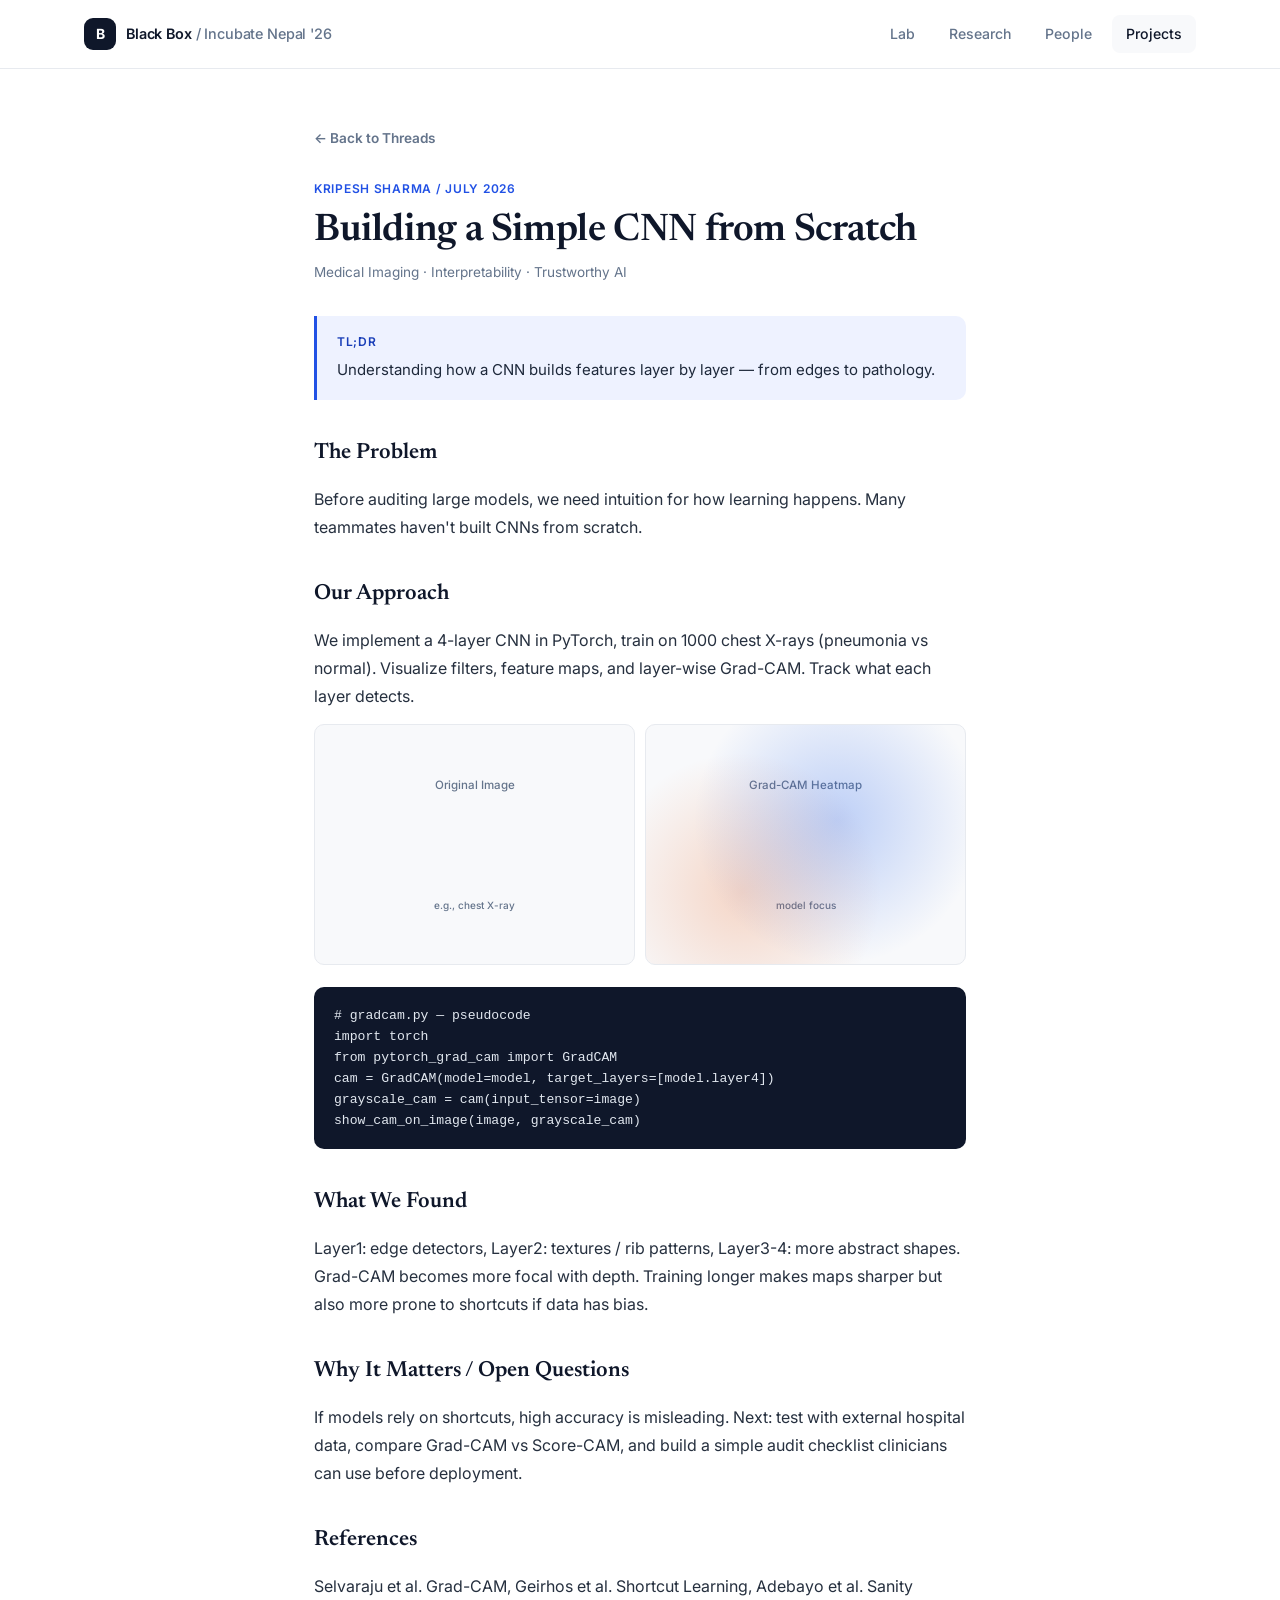
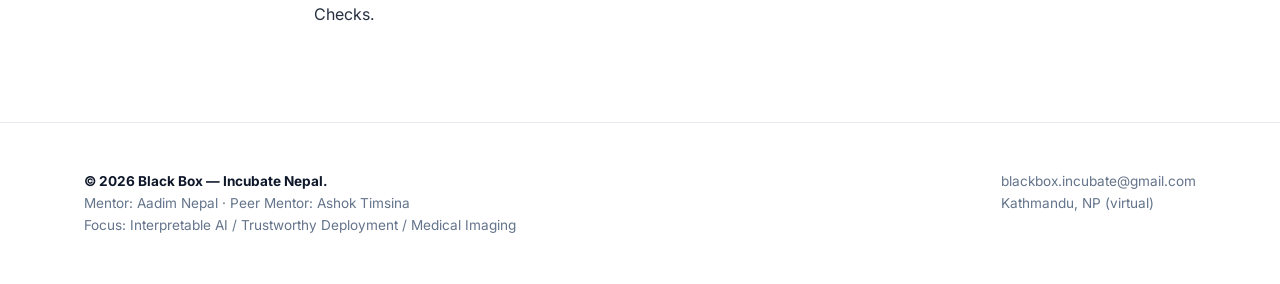
<file: thread-04-kripesh-sharma.html>
<!doctype html><html lang="en"><head><meta charset="utf-8"/><meta name="viewport" content="width=device-width,initial-scale=1"/>
<title>Black Box — Incubate Nepal</title><link rel="preconnect" href="https://fonts.googleapis.com"/><link rel="preconnect" href="https://fonts.gstatic.com" crossorigin/><link rel="stylesheet" href="style.css" />
</head><body>
<nav><div class="container nav-inner"><div class="nav-left"><div class="mark">B</div><div class="nav-name">Black Box <span>/ Incubate Nepal '26</span></div></div>
<div class="nav-links"><a href="index.html">Lab</a><a href="research.html">Research</a><a href="people.html">People</a><a href="projects.html" class="active">Projects</a></div></div></nav>

<div class="article"><a href="projects.html" class="back-link">← Back to Threads</a>
<div class="article-head"><div class="eyebrow">Kripesh Sharma / July 2026</div><h1 class="serif">Building a Simple CNN from Scratch</h1>
<div class="article-tags">Medical Imaging · Interpretability · Trustworthy AI</div></div>
<div class="prose">
<div class="callout"><div class="eyebrow">TL;DR</div><p>Understanding how a CNN builds features layer by layer — from edges to pathology.</p></div>
<h3>The Problem</h3><p>Before auditing large models, we need intuition for how learning happens. Many teammates haven't built CNNs from scratch.</p>
<h3>Our Approach</h3><p>We implement a 4-layer CNN in PyTorch, train on 1000 chest X-rays (pneumonia vs normal). Visualize filters, feature maps, and layer-wise Grad-CAM. Track what each layer detects.</p>
<div class="figure"><div class="fig-box">Original Image<br><span style="font-size:10px">e.g., chest X-ray</span></div><div class="fig-box heatmap">Grad-CAM Heatmap<br><span style="font-size:10px">model focus</span></div></div>
<div class="code"># gradcam.py — pseudocode
import torch
from pytorch_grad_cam import GradCAM
cam = GradCAM(model=model, target_layers=[model.layer4])
grayscale_cam = cam(input_tensor=image)
show_cam_on_image(image, grayscale_cam)</div>
<h3>What We Found</h3><p>Layer1: edge detectors, Layer2: textures / rib patterns, Layer3-4: more abstract shapes. Grad-CAM becomes more focal with depth. Training longer makes maps sharper but also more prone to shortcuts if data has bias.</p>
<h3>Why It Matters / Open Questions</h3><p>If models rely on shortcuts, high accuracy is misleading. Next: test with external hospital data, compare Grad-CAM vs Score-CAM, and build a simple audit checklist clinicians can use before deployment.</p>
<h3>References</h3><p class="refs">Selvaraju et al. Grad-CAM, Geirhos et al. Shortcut Learning, Adebayo et al. Sanity Checks.</p>
</div></div>

<footer><div class="container"><div class="footer-grid">
<div><strong>© 2026 Black Box — Incubate Nepal.</strong><br>Mentor: Aadim Nepal · Peer Mentor: Ashok Timsina<br>Focus: Interpretable AI / Trustworthy Deployment / Medical Imaging</div>
<div>blackbox.incubate@gmail.com<br>Kathmandu, NP (virtual)</div>
</div></div></footer>
</body></html>
</file>
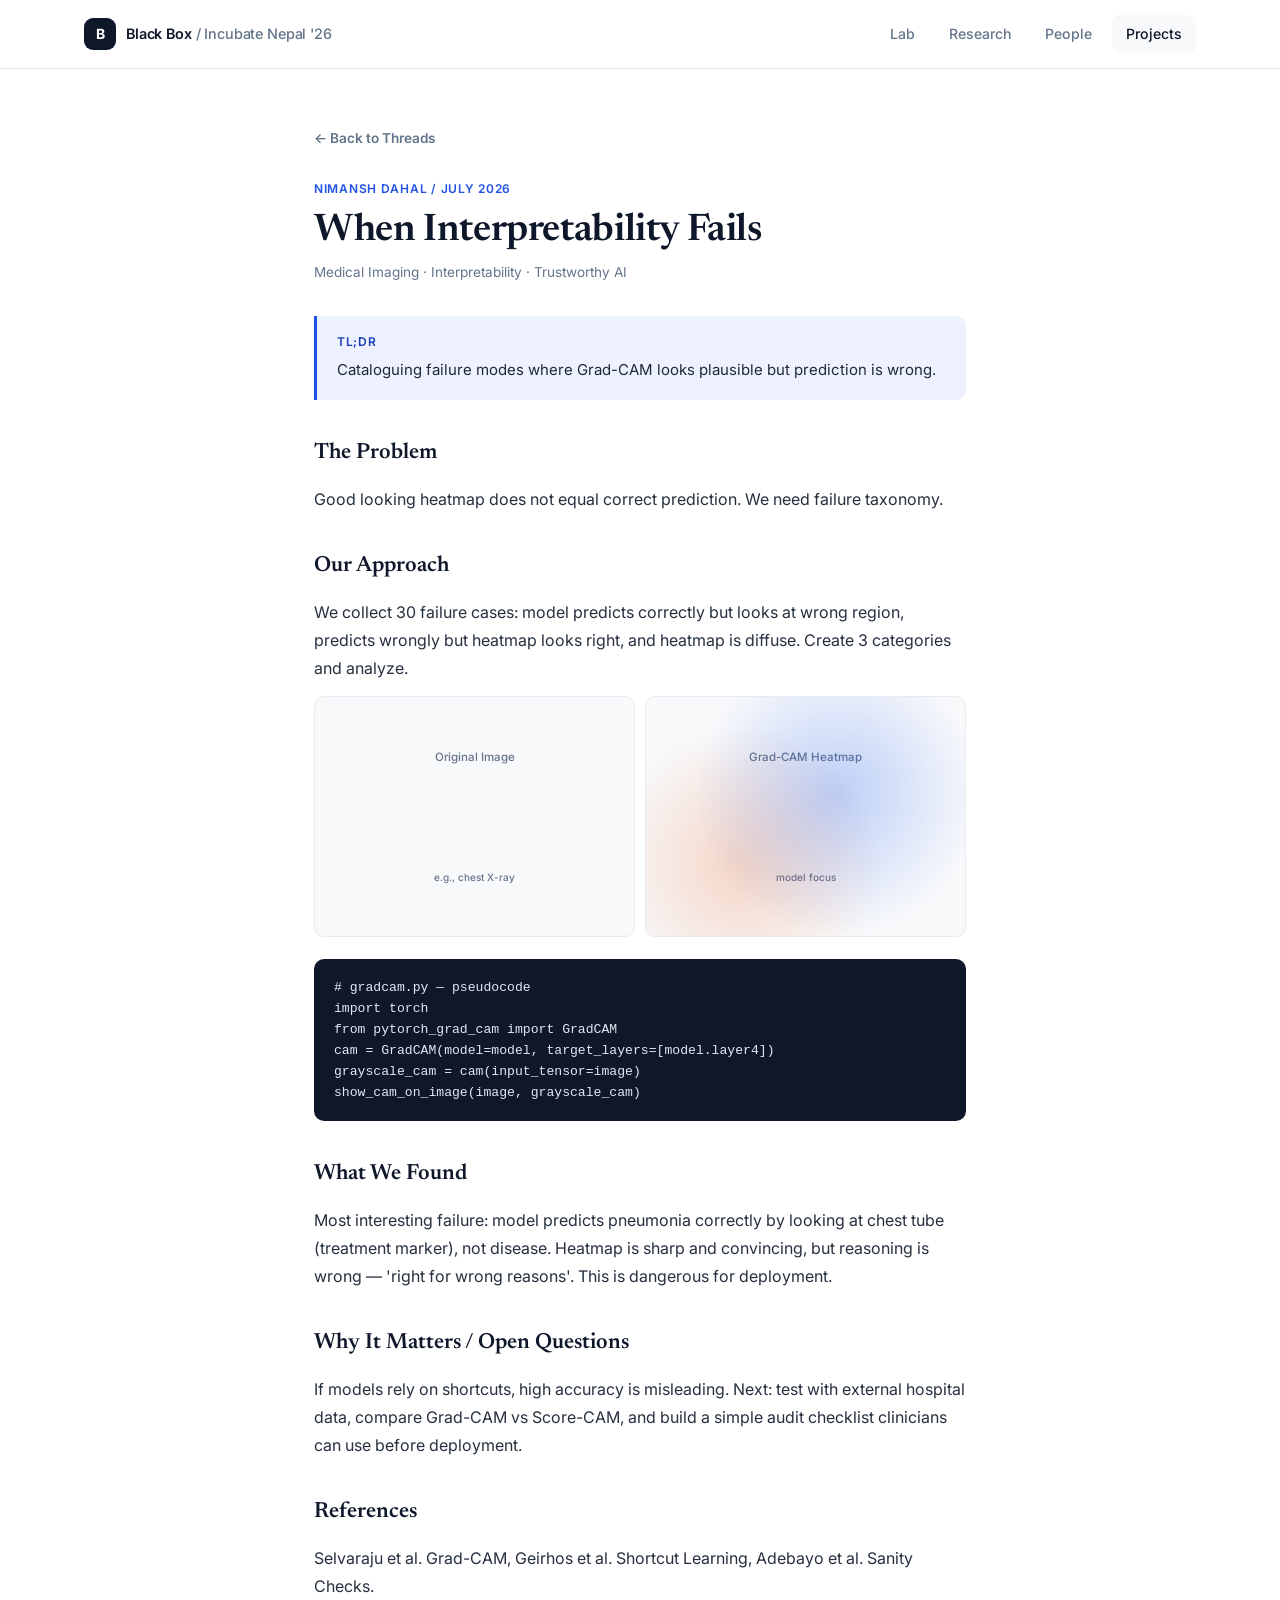
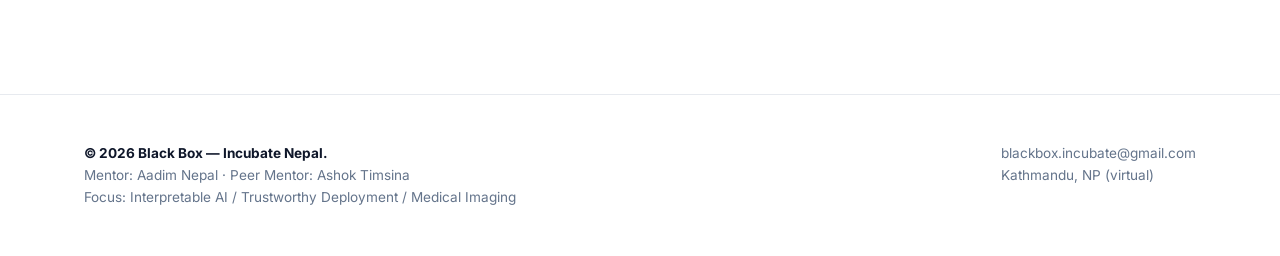
<file: thread-05-nimansh-dahal.html>
<!doctype html><html lang="en"><head><meta charset="utf-8"/><meta name="viewport" content="width=device-width,initial-scale=1"/>
<title>Black Box — Incubate Nepal</title><link rel="preconnect" href="https://fonts.googleapis.com"/><link rel="preconnect" href="https://fonts.gstatic.com" crossorigin/><link rel="stylesheet" href="style.css" />
</head><body>
<nav><div class="container nav-inner"><div class="nav-left"><div class="mark">B</div><div class="nav-name">Black Box <span>/ Incubate Nepal '26</span></div></div>
<div class="nav-links"><a href="index.html">Lab</a><a href="research.html">Research</a><a href="people.html">People</a><a href="projects.html" class="active">Projects</a></div></div></nav>

<div class="article"><a href="projects.html" class="back-link">← Back to Threads</a>
<div class="article-head"><div class="eyebrow">Nimansh Dahal / July 2026</div><h1 class="serif">When Interpretability Fails</h1>
<div class="article-tags">Medical Imaging · Interpretability · Trustworthy AI</div></div>
<div class="prose">
<div class="callout"><div class="eyebrow">TL;DR</div><p>Cataloguing failure modes where Grad-CAM looks plausible but prediction is wrong.</p></div>
<h3>The Problem</h3><p>Good looking heatmap does not equal correct prediction. We need failure taxonomy.</p>
<h3>Our Approach</h3><p>We collect 30 failure cases: model predicts correctly but looks at wrong region, predicts wrongly but heatmap looks right, and heatmap is diffuse. Create 3 categories and analyze.</p>
<div class="figure"><div class="fig-box">Original Image<br><span style="font-size:10px">e.g., chest X-ray</span></div><div class="fig-box heatmap">Grad-CAM Heatmap<br><span style="font-size:10px">model focus</span></div></div>
<div class="code"># gradcam.py — pseudocode
import torch
from pytorch_grad_cam import GradCAM
cam = GradCAM(model=model, target_layers=[model.layer4])
grayscale_cam = cam(input_tensor=image)
show_cam_on_image(image, grayscale_cam)</div>
<h3>What We Found</h3><p>Most interesting failure: model predicts pneumonia correctly by looking at chest tube (treatment marker), not disease. Heatmap is sharp and convincing, but reasoning is wrong — 'right for wrong reasons'. This is dangerous for deployment.</p>
<h3>Why It Matters / Open Questions</h3><p>If models rely on shortcuts, high accuracy is misleading. Next: test with external hospital data, compare Grad-CAM vs Score-CAM, and build a simple audit checklist clinicians can use before deployment.</p>
<h3>References</h3><p class="refs">Selvaraju et al. Grad-CAM, Geirhos et al. Shortcut Learning, Adebayo et al. Sanity Checks.</p>
</div></div>

<footer><div class="container"><div class="footer-grid">
<div><strong>© 2026 Black Box — Incubate Nepal.</strong><br>Mentor: Aadim Nepal · Peer Mentor: Ashok Timsina<br>Focus: Interpretable AI / Trustworthy Deployment / Medical Imaging</div>
<div>blackbox.incubate@gmail.com<br>Kathmandu, NP (virtual)</div>
</div></div></footer>
</body></html>
</file>
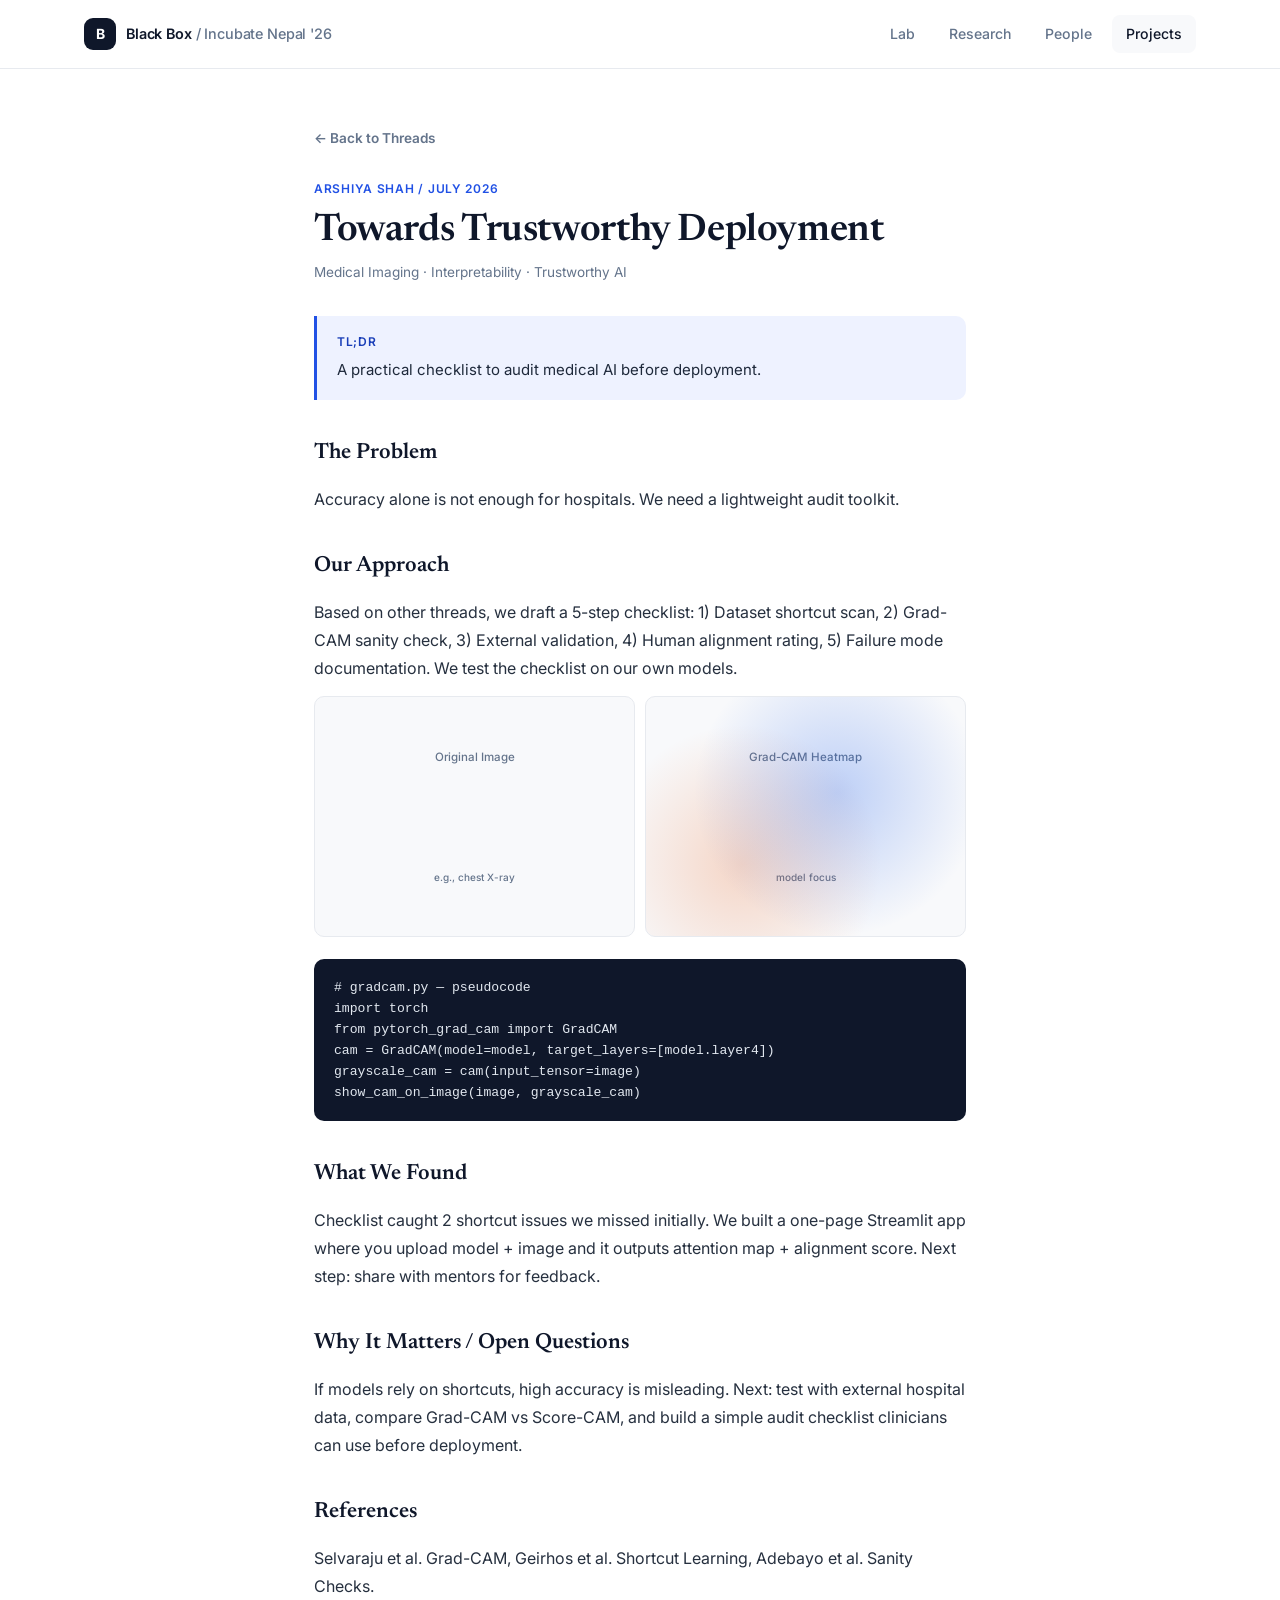
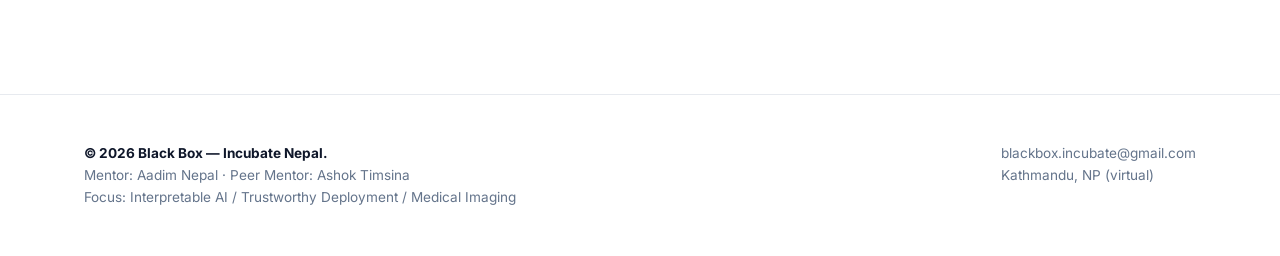
<file: thread-06-arshiya-shah.html>
<!doctype html><html lang="en"><head><meta charset="utf-8"/><meta name="viewport" content="width=device-width,initial-scale=1"/>
<title>Black Box — Incubate Nepal</title><link rel="preconnect" href="https://fonts.googleapis.com"/><link rel="preconnect" href="https://fonts.gstatic.com" crossorigin/><link rel="stylesheet" href="style.css" />
</head><body>
<nav><div class="container nav-inner"><div class="nav-left"><div class="mark">B</div><div class="nav-name">Black Box <span>/ Incubate Nepal '26</span></div></div>
<div class="nav-links"><a href="index.html">Lab</a><a href="research.html">Research</a><a href="people.html">People</a><a href="projects.html" class="active">Projects</a></div></div></nav>

<div class="article"><a href="projects.html" class="back-link">← Back to Threads</a>
<div class="article-head"><div class="eyebrow">Arshiya Shah / July 2026</div><h1 class="serif">Towards Trustworthy Deployment</h1>
<div class="article-tags">Medical Imaging · Interpretability · Trustworthy AI</div></div>
<div class="prose">
<div class="callout"><div class="eyebrow">TL;DR</div><p>A practical checklist to audit medical AI before deployment.</p></div>
<h3>The Problem</h3><p>Accuracy alone is not enough for hospitals. We need a lightweight audit toolkit.</p>
<h3>Our Approach</h3><p>Based on other threads, we draft a 5-step checklist: 1) Dataset shortcut scan, 2) Grad-CAM sanity check, 3) External validation, 4) Human alignment rating, 5) Failure mode documentation. We test the checklist on our own models.</p>
<div class="figure"><div class="fig-box">Original Image<br><span style="font-size:10px">e.g., chest X-ray</span></div><div class="fig-box heatmap">Grad-CAM Heatmap<br><span style="font-size:10px">model focus</span></div></div>
<div class="code"># gradcam.py — pseudocode
import torch
from pytorch_grad_cam import GradCAM
cam = GradCAM(model=model, target_layers=[model.layer4])
grayscale_cam = cam(input_tensor=image)
show_cam_on_image(image, grayscale_cam)</div>
<h3>What We Found</h3><p>Checklist caught 2 shortcut issues we missed initially. We built a one-page Streamlit app where you upload model + image and it outputs attention map + alignment score. Next step: share with mentors for feedback.</p>
<h3>Why It Matters / Open Questions</h3><p>If models rely on shortcuts, high accuracy is misleading. Next: test with external hospital data, compare Grad-CAM vs Score-CAM, and build a simple audit checklist clinicians can use before deployment.</p>
<h3>References</h3><p class="refs">Selvaraju et al. Grad-CAM, Geirhos et al. Shortcut Learning, Adebayo et al. Sanity Checks.</p>
</div></div>

<footer><div class="container"><div class="footer-grid">
<div><strong>© 2026 Black Box — Incubate Nepal.</strong><br>Mentor: Aadim Nepal · Peer Mentor: Ashok Timsina<br>Focus: Interpretable AI / Trustworthy Deployment / Medical Imaging</div>
<div>blackbox.incubate@gmail.com<br>Kathmandu, NP (virtual)</div>
</div></div></footer>
</body></html>
</file>
<file: style.css>
@import url('https://fonts.googleapis.com/css2?family=Newsreader:opsz,wght@6..72,500;6..72,600&family=Inter:wght@400;500;600;700;800&display=swap');

:root{
  --bg:#FFFFFF;
  --surface:#F8F9FB;
  --ink:#0F172A;
  --muted:#64748B;
  --line:#E7EAEF;
  --accent:#2151E5;
  --accent-ink:#1A3FB8;
  --accent-soft:#EEF2FF;
  --radius:16px;
  --shadow:0 1px 2px rgba(15,23,42,.04), 0 12px 28px -16px rgba(15,23,42,.16);
  --shadow-sm:0 1px 2px rgba(15,23,42,.05);
}
*{box-sizing:border-box}
html{scroll-behavior:smooth}
body{margin:0;background:var(--bg);color:var(--ink);font-family:'Inter',system-ui,-apple-system,sans-serif;-webkit-font-smoothing:antialiased;line-height:1.6;font-size:16px;overflow-x:hidden}
a{color:inherit;text-decoration:none}
img{max-width:100%;display:block}
.serif{font-family:'Newsreader',Georgia,serif}
.eyebrow{font-family:'Inter';font-weight:600;font-size:.75rem;letter-spacing:.06em;text-transform:uppercase;color:var(--accent)}
.container{max-width:1160px;margin:0 auto;padding:0 24px}

/* Nav */
nav{position:sticky;top:0;z-index:20;background:rgba(255,255,255,.85);backdrop-filter:blur(10px);border-bottom:1px solid var(--line)}
.nav-inner{display:flex;justify-content:space-between;align-items:center;height:68px}
.nav-left{display:flex;align-items:center;gap:10px}
.mark{width:32px;height:32px;border-radius:9px;background:var(--ink);color:#fff;display:grid;place-items:center;font-weight:700;font-size:14px;letter-spacing:-.02em}
.nav-name{font-weight:600;font-size:.9rem;letter-spacing:-.01em}
.nav-name span{color:var(--muted);font-weight:500}
.nav-links{display:flex;gap:6px;align-items:center}
.nav-links a{font-size:.88rem;font-weight:500;color:var(--muted);padding:8px 14px;border-radius:8px;transition:.15s}
.nav-links a:hover{color:var(--ink);background:var(--surface)}
.nav-links a.active{color:var(--ink);background:var(--surface)}

/* Hero */
.hero{padding:88px 0 56px}
.hero-inner{max-width:720px}
.hero h1{font-family:'Newsreader';font-size:56px;line-height:1.05;letter-spacing:-.02em;margin:20px 0 20px;font-weight:600}
.hero h1 em{font-style:italic;font-weight:500;color:var(--accent)}
.hero p.lead{font-size:18px;line-height:1.65;color:var(--muted);max-width:600px;margin:0}
.btn-row{margin-top:32px;display:flex;gap:12px;flex-wrap:wrap}
.btn{display:inline-flex;align-items:center;gap:8px;font-weight:600;font-size:.9rem;padding:13px 22px;border-radius:10px;transition:.15s}
.btn-primary{background:var(--ink);color:#fff}
.btn-primary:hover{background:var(--accent)}
.btn-secondary{background:var(--bg);color:var(--ink);border:1px solid var(--line)}
.btn-secondary:hover{border-color:var(--ink)}

/* Stat row */
.stats{display:grid;grid-template-columns:repeat(4,minmax(0,1fr));gap:1px;background:var(--line);border:1px solid var(--line);border-radius:var(--radius);overflow:hidden;margin-top:56px}
.stat{background:var(--bg);padding:24px 22px}
.stat .n{font-family:'Newsreader';font-size:30px;font-weight:600;letter-spacing:-.02em}
.stat .l{font-size:.78rem;color:var(--muted);margin-top:4px}

/* Section scaffolding */
.section{padding:88px 0}
.section-tight{padding:56px 0}
.section-head{max-width:640px;margin-bottom:44px}
.section-head h2{font-family:'Newsreader';font-size:34px;line-height:1.15;margin:10px 0 12px;font-weight:600;letter-spacing:-.01em}
.section-head p{color:var(--muted);font-size:16px;margin:0}
.band{background:var(--surface);border-top:1px solid var(--line);border-bottom:1px solid var(--line)}

/* Cards grid (research agenda) */
.cards3{display:grid;grid-template-columns:repeat(3,minmax(0,1fr));gap:20px}
.card{background:var(--bg);border:1px solid var(--line);border-radius:var(--radius);padding:28px;transition:.18s}
.card:hover{box-shadow:var(--shadow);transform:translateY(-2px)}
.card .badge{width:32px;height:32px;border-radius:9px;background:var(--accent-soft);color:var(--accent);display:grid;place-items:center;font-weight:700;font-size:13px;margin-bottom:16px}
.card h3{font-family:'Newsreader';font-size:19px;margin:0 0 8px;font-weight:600}
.card p{font-size:14px;color:var(--muted);margin:0;line-height:1.6}

/* People / team grid */
.people-grid{display:grid;grid-template-columns:repeat(4,minmax(0,1fr));gap:20px}
.person{background:var(--bg);border:1px solid var(--line);border-radius:var(--radius);padding:24px;display:block;transition:.18s}
.person[href]:hover{box-shadow:var(--shadow);transform:translateY(-2px);border-color:var(--line)}
.person-top{display:flex;align-items:center;gap:14px;margin-bottom:14px}
.avatar{width:56px;height:56px;border-radius:50%;background:var(--ink);color:#fff;display:grid;place-items:center;font-family:'Newsreader';font-size:17px;overflow:hidden;flex-shrink:0}
.avatar img{width:100%;height:100%;object-fit:cover}
.person h4{margin:0 0 4px;font-size:15px;font-weight:700}
.person p{margin:0;font-size:13.5px;color:var(--muted);line-height:1.55}
.role-pill{display:inline-block;font-size:.68rem;font-weight:600;letter-spacing:.02em;color:var(--accent);background:var(--accent-soft);padding:3px 9px;border-radius:99px}
.person.lead{grid-column:span 2}
.person-link{display:inline-flex;align-items:center;gap:5px;margin-top:12px;font-size:.78rem;font-weight:600;color:var(--ink)}

/* Profile grid (team page) */
.mentor-row{display:flex;justify-content:center;flex-wrap:wrap;gap:24px;margin-bottom:24px}
.mentor-row .profile-card{flex:1 1 300px;max-width:360px}
.profile-grid{display:grid;grid-template-columns:repeat(3,minmax(0,1fr));gap:24px}
.profile-card{background:var(--bg);border:1px solid var(--line);border-radius:var(--radius);overflow:hidden;transition:.18s}
a.profile-card:hover{box-shadow:var(--shadow);transform:translateY(-2px)}
.profile-photo{width:100%;aspect-ratio:1/1;object-fit:cover;display:block;background:var(--surface)}
.profile-body{padding:24px}
.profile-body h4{font-family:'Newsreader';font-size:22px;margin:12px 0 0;font-weight:600}
.profile-body p{font-size:15px;color:var(--muted);line-height:1.7;margin:12px 0 0}
.profile-lead{grid-column:1 / -1;display:flex;align-items:stretch}
.profile-lead .profile-photo{width:240px;height:auto;flex-shrink:0}
.profile-lead .profile-body{padding:28px 32px;display:flex;flex-direction:column;justify-content:center;align-items:flex-start}
.profile-lead .profile-body h4{font-size:26px;margin-top:0}

/* News */
.news-list{border-top:1px solid var(--line)}
.news-item{display:flex;gap:20px;align-items:baseline;padding:18px 0;border-bottom:1px solid var(--line)}
.news-item .date{font-weight:600;font-size:.78rem;color:var(--accent);white-space:nowrap;min-width:84px}
.news-item .text{font-size:15px;color:#26303F}

/* Project threads */
.threads-grid{display:grid;grid-template-columns:repeat(2,minmax(0,1fr));gap:20px}
.thread{display:block;background:var(--bg);border:1px solid var(--line);border-radius:var(--radius);padding:26px;transition:.18s}
.thread:hover{box-shadow:var(--shadow);transform:translateY(-2px)}
.thread .eyebrow{color:var(--muted);font-weight:600}
.thread h3{font-family:'Newsreader';font-size:21px;margin:10px 0 8px;line-height:1.25;font-weight:600}
.thread p{font-size:14px;color:var(--muted);margin:0 0 16px;line-height:1.6}
.figure{display:flex;gap:10px}
.fig-box{flex:1;aspect-ratio:4/3;background:var(--surface);border:1px solid var(--line);border-radius:10px;display:grid;place-items:center;font-size:.72rem;font-weight:500;color:var(--muted);position:relative;overflow:hidden}
.fig-box.heatmap:after{content:'';position:absolute;inset:0;background:radial-gradient(circle at 60% 40%, rgba(37,99,235,.28), transparent 60%), radial-gradient(circle at 30% 70%, rgba(234,88,12,.22), transparent 50%)}

/* Article (thread detail) */
.article{max-width:700px;margin:0 auto;padding:56px 24px 80px}
.back-link{display:inline-flex;align-items:center;gap:6px;font-size:.85rem;font-weight:600;color:var(--muted)}
.back-link:hover{color:var(--ink)}
.article-head{margin:28px 0 32px}
.article-head .eyebrow{color:var(--accent);font-weight:600}
.article h1{font-family:'Newsreader';font-size:38px;line-height:1.12;margin:12px 0 10px;font-weight:600;letter-spacing:-.01em}
.article-tags{font-size:.85rem;color:var(--muted)}
.prose h3{font-family:'Newsreader';font-size:22px;margin:36px 0 12px;font-weight:600}
.prose p{font-size:16px;line-height:1.75;color:#26303F;margin:14px 0}
.callout{background:var(--accent-soft);border-left:3px solid var(--accent);border-radius:0 10px 10px 0;padding:16px 20px;margin:8px 0 28px}
.callout .eyebrow{color:var(--accent-ink)}
.callout p{margin:6px 0 0;font-size:15px;color:#1E293B}
.code{background:#0F172A;color:#E2E8F0;padding:18px 20px;font-family:ui-monospace,'SF Mono',Menlo,monospace;font-size:.82rem;line-height:1.6;overflow:auto;border-radius:10px;margin:22px 0;white-space:pre-wrap}
.refs{font-size:13.5px;color:var(--muted)}

/* Reading list */
.paper-row{display:flex;justify-content:space-between;gap:24px;align-items:flex-start;padding:20px 0;border-bottom:1px solid var(--line)}
.paper-row:first-child{border-top:1px solid var(--line)}
.paper-row b{font-size:15.5px}
.paper-row .cite{font-size:13.5px;color:var(--muted);display:block;margin-top:3px}
.paper-row .wk{font-size:.75rem;font-weight:600;color:var(--accent);background:var(--accent-soft);padding:5px 10px;border-radius:99px;white-space:nowrap}

/* Footer */
footer{border-top:1px solid var(--line);padding:48px 0}
.footer-grid{display:flex;justify-content:space-between;flex-wrap:wrap;gap:24px;font-size:.85rem;color:var(--muted)}
.footer-grid strong{color:var(--ink)}

@media(max-width:900px){
  .hero h1{font-size:40px}
  .stats{grid-template-columns:repeat(2,minmax(0,1fr))}
  .cards3{grid-template-columns:1fr}
  .people-grid{grid-template-columns:minmax(0,1fr) minmax(0,1fr)}
  .person.lead{grid-column:span 2}
  .threads-grid{grid-template-columns:1fr}
  .profile-grid{grid-template-columns:repeat(2,minmax(0,1fr))}
}
@media(max-width:700px){
  .profile-lead{flex-direction:column}
  .profile-lead .profile-photo{width:100%}
}
@media(max-width:560px){
  .people-grid{grid-template-columns:1fr}
  .person.lead{grid-column:span 1}
  .profile-grid{grid-template-columns:1fr}
  .nav-links{display:none}
}
</file>
